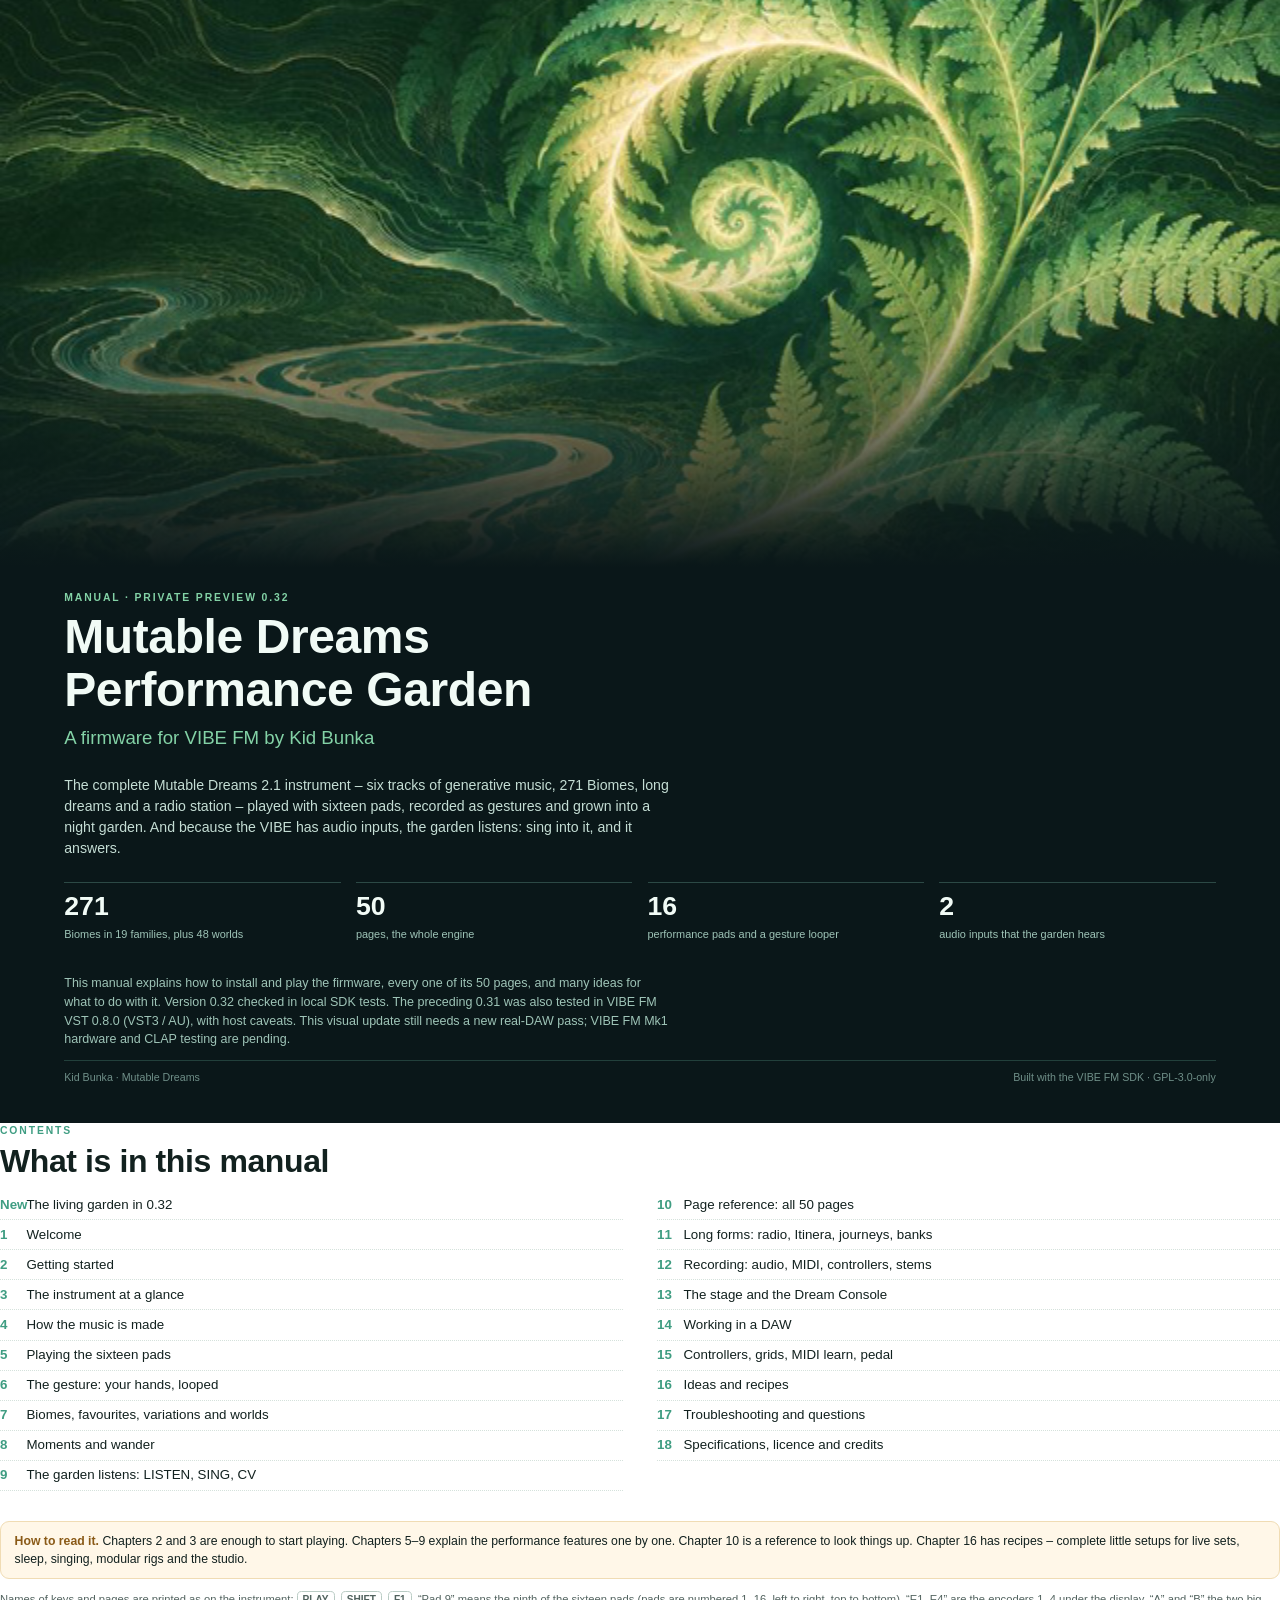
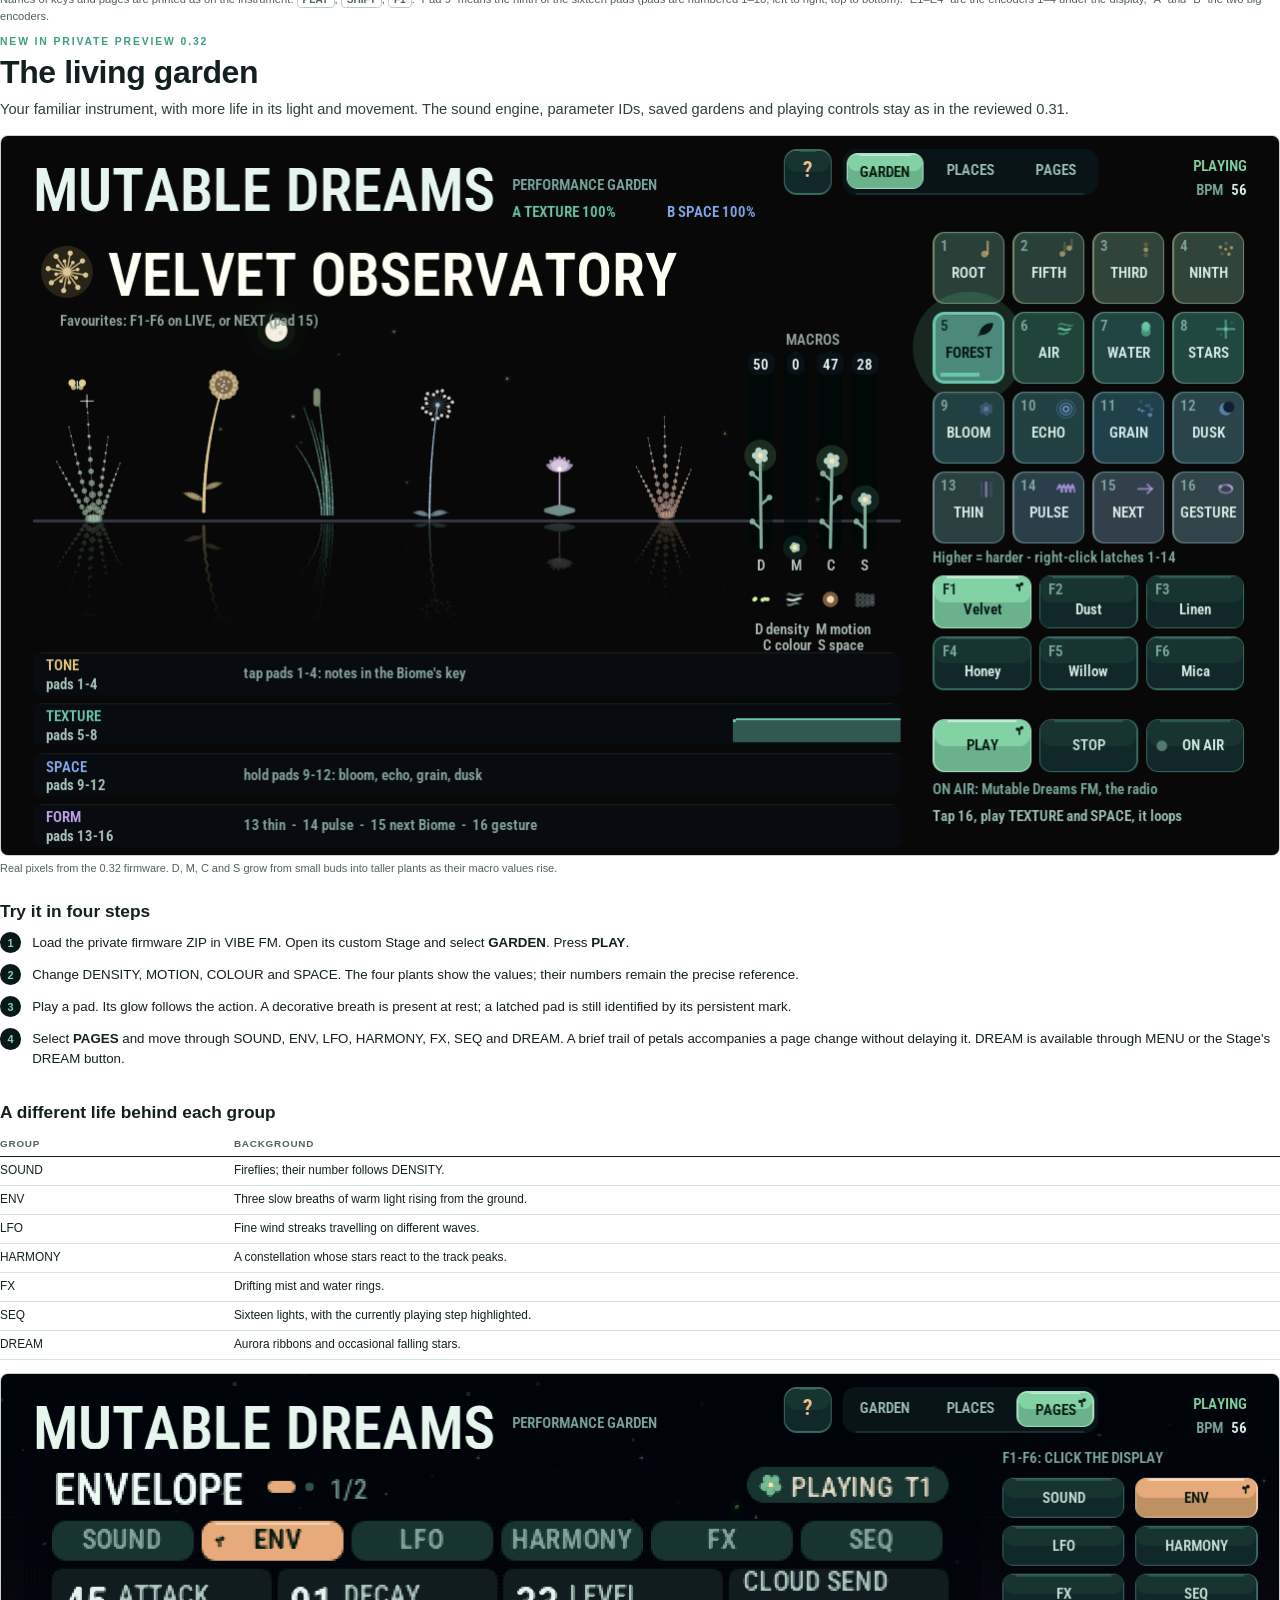
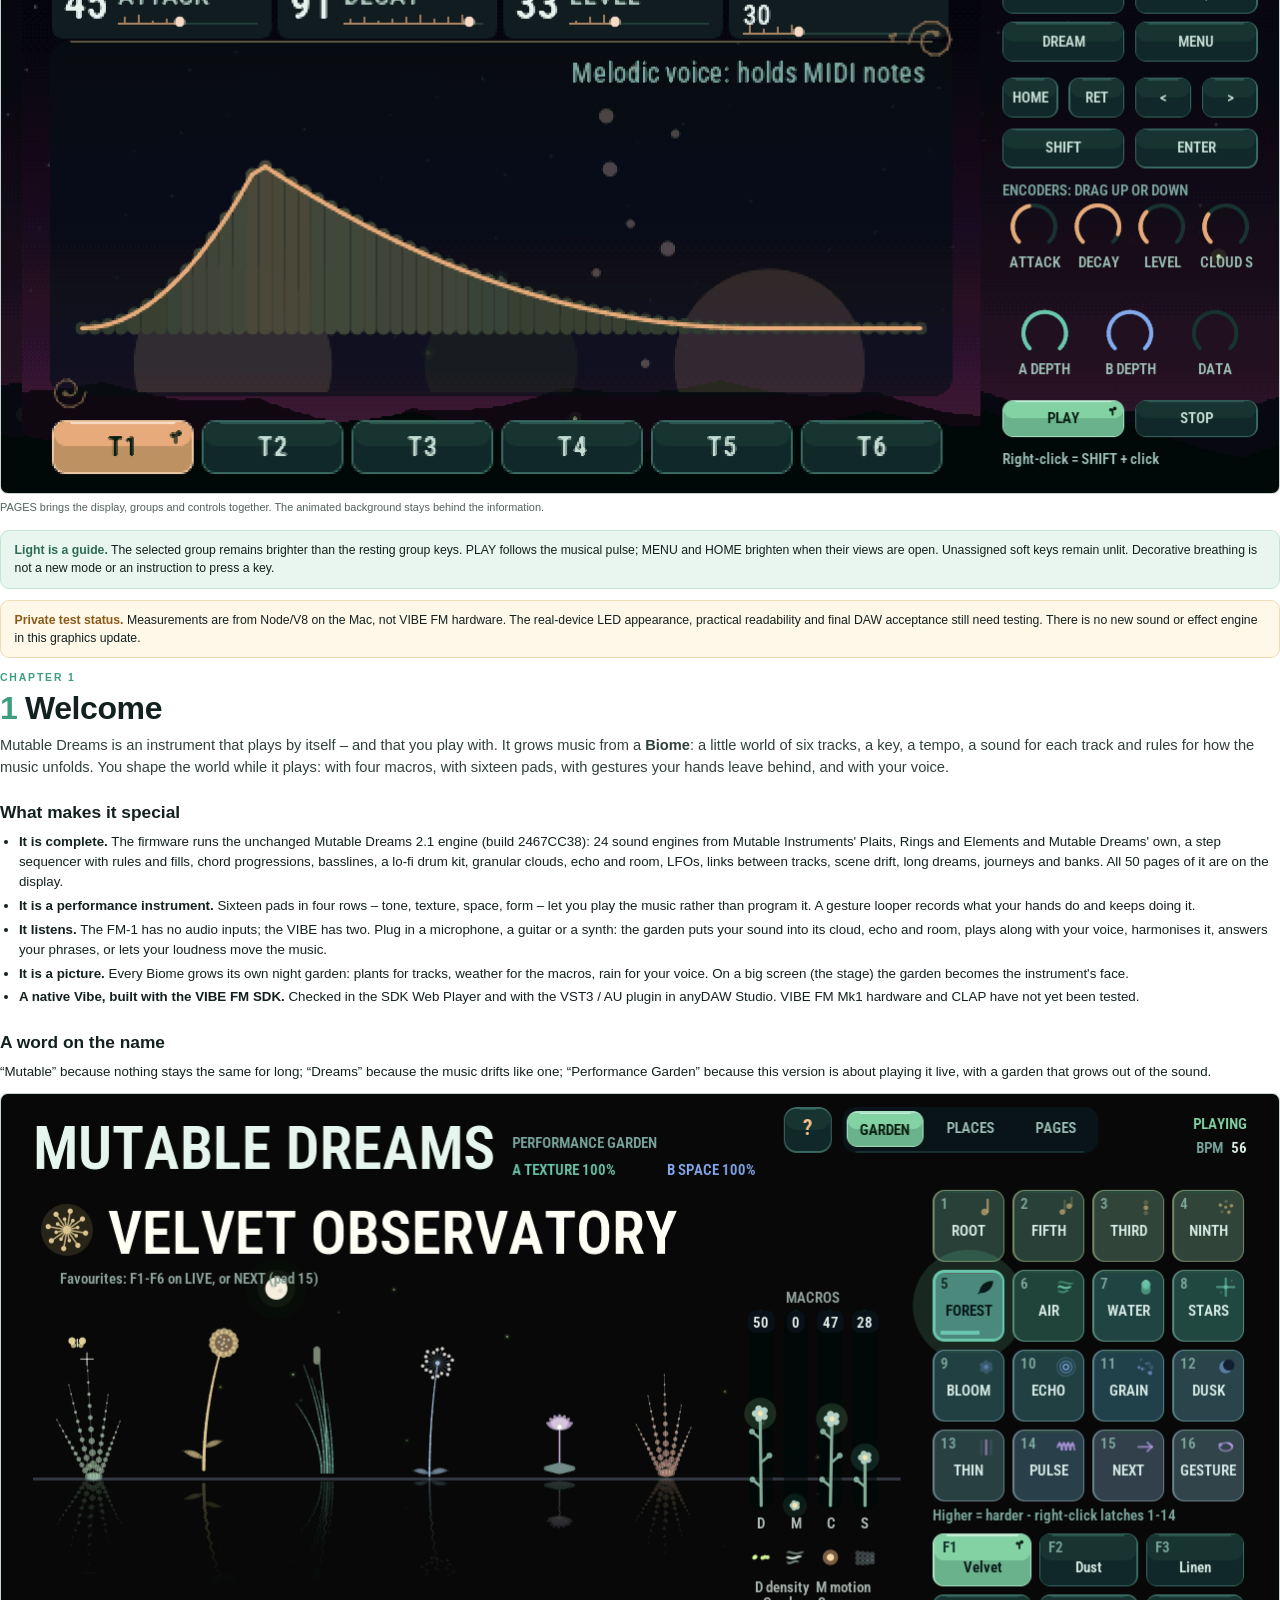
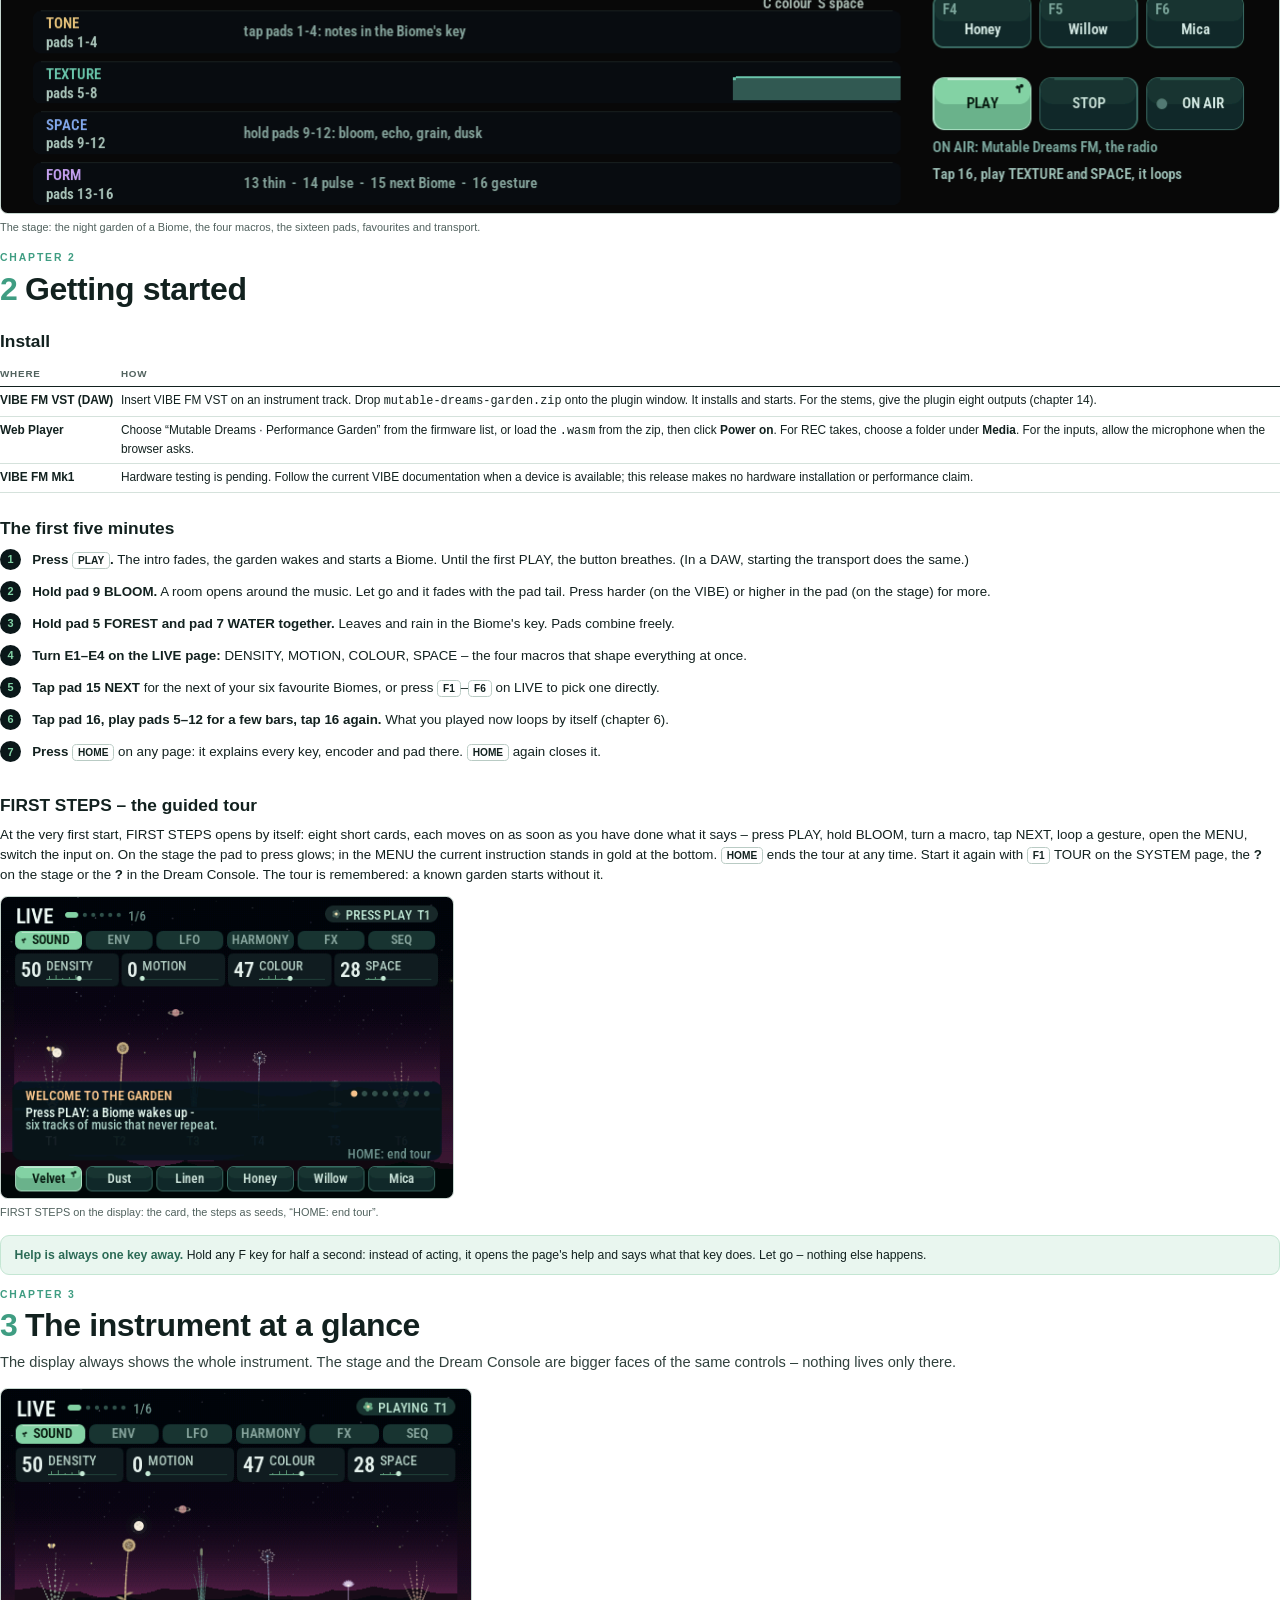
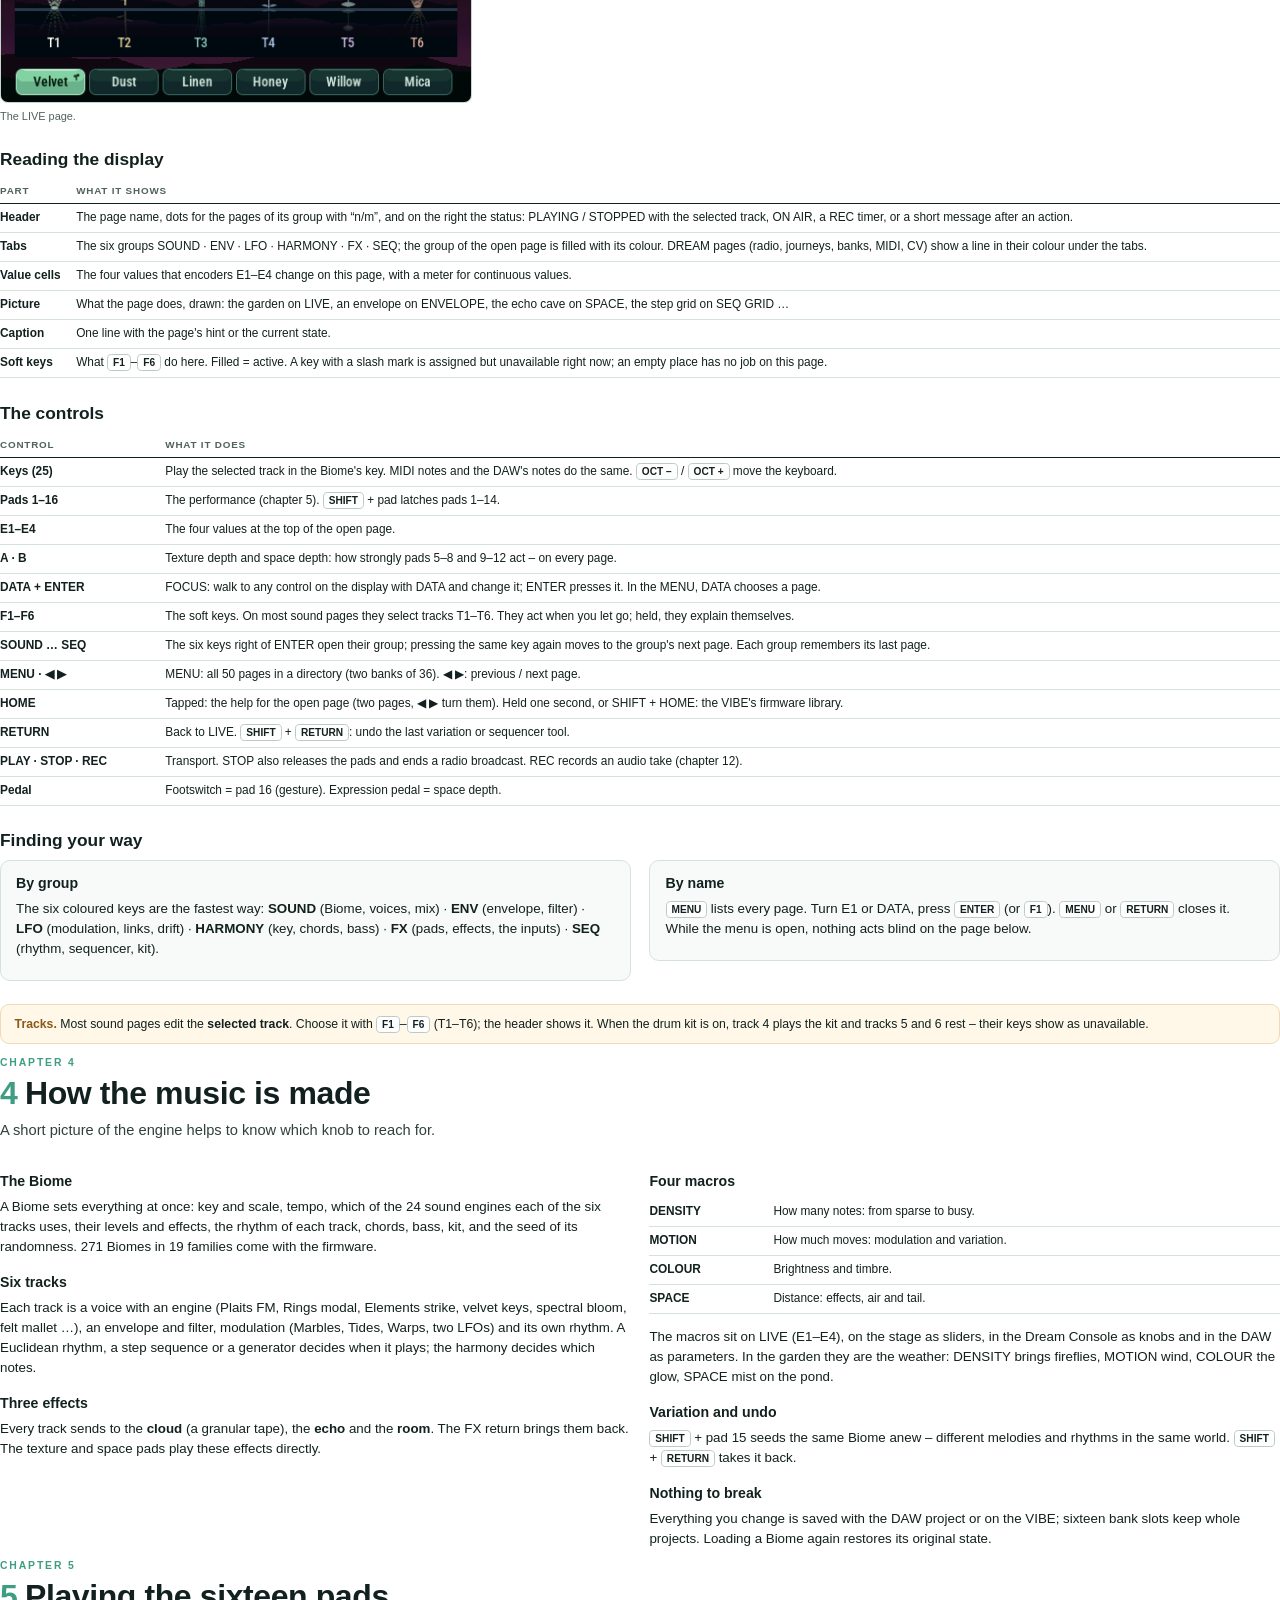
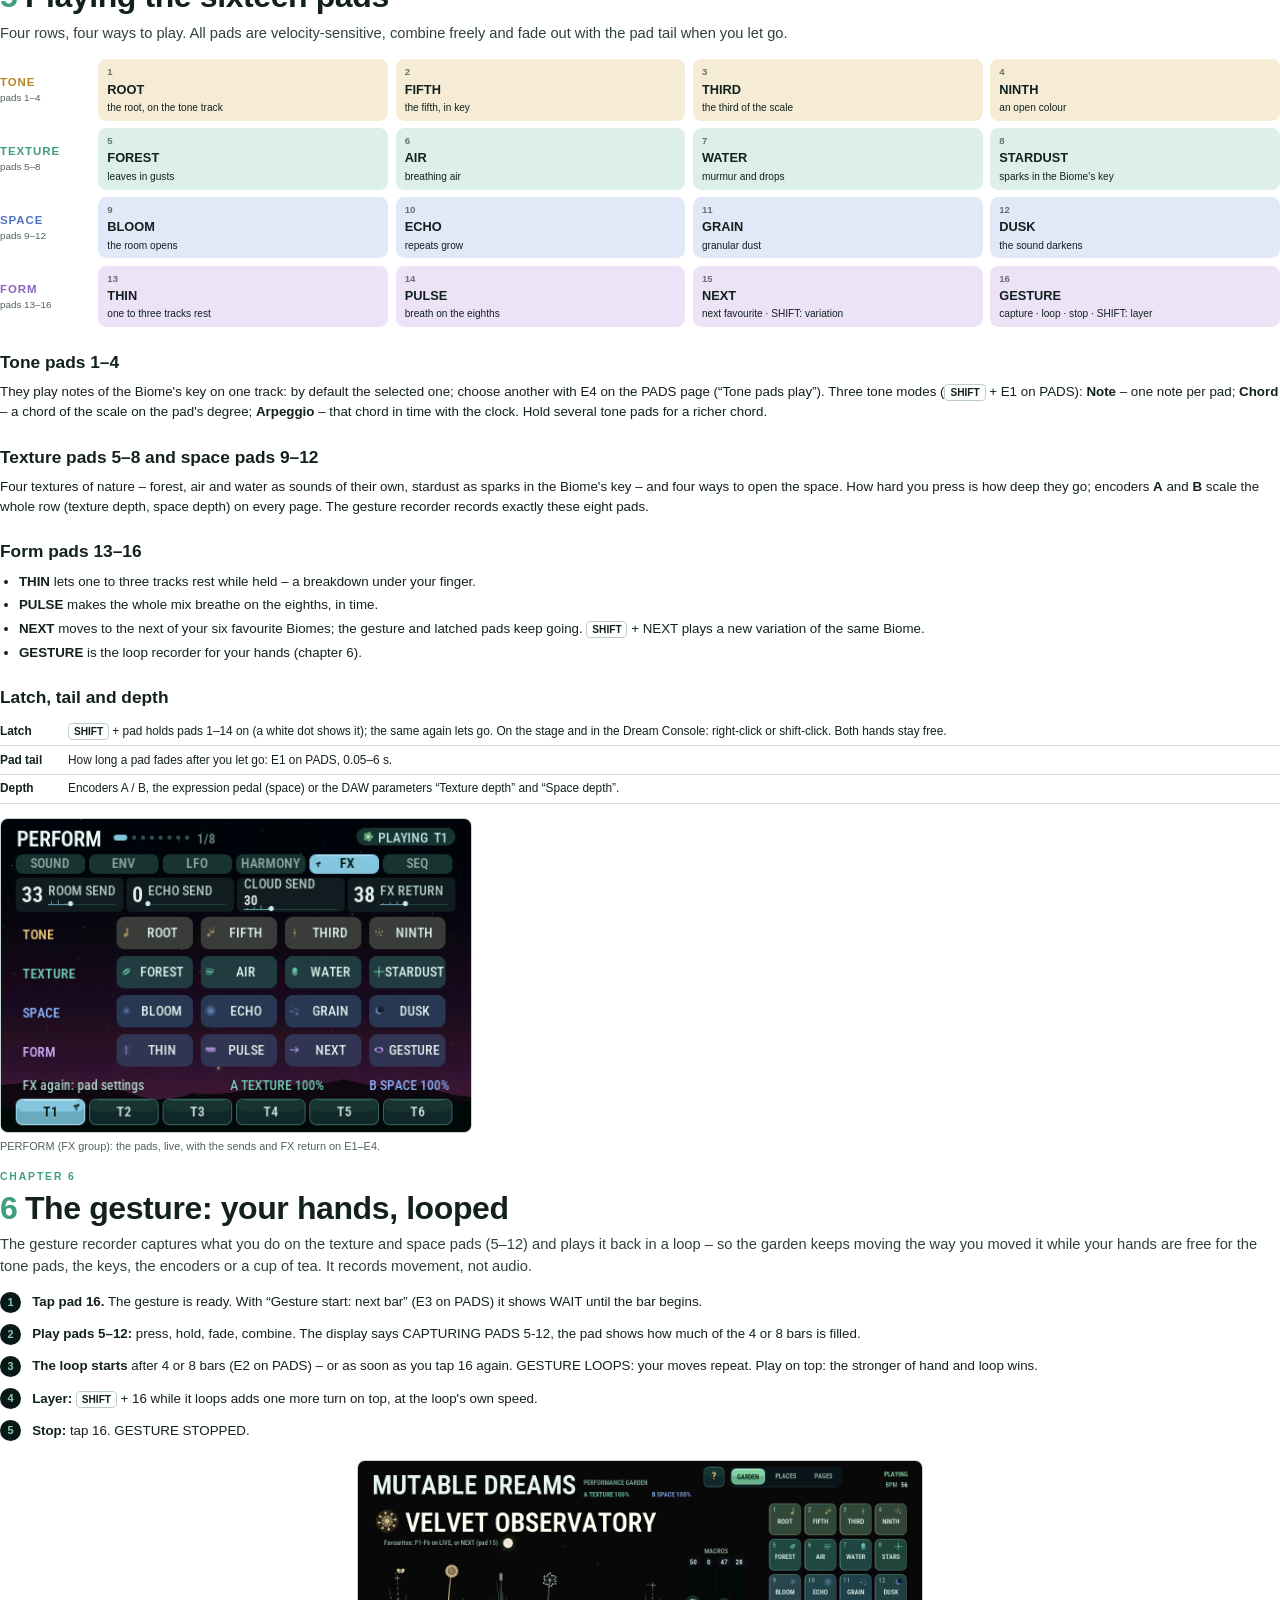
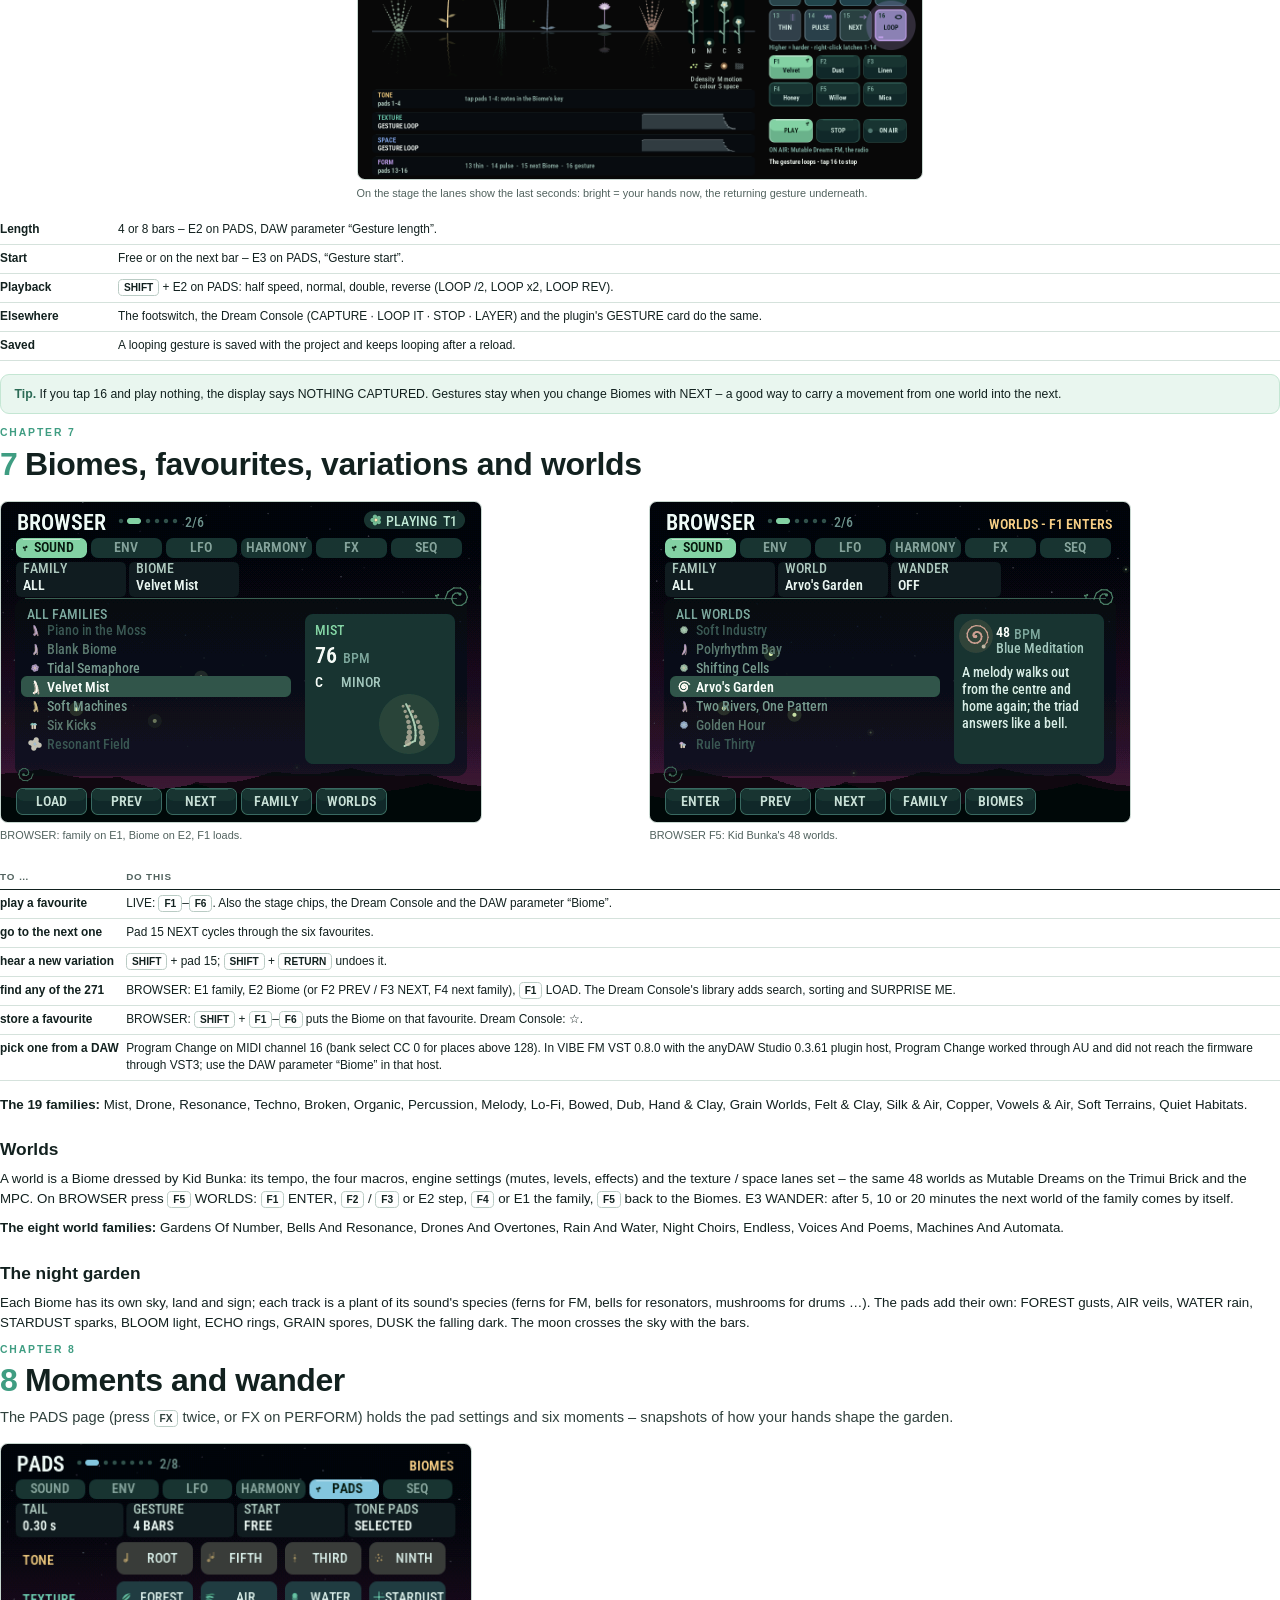
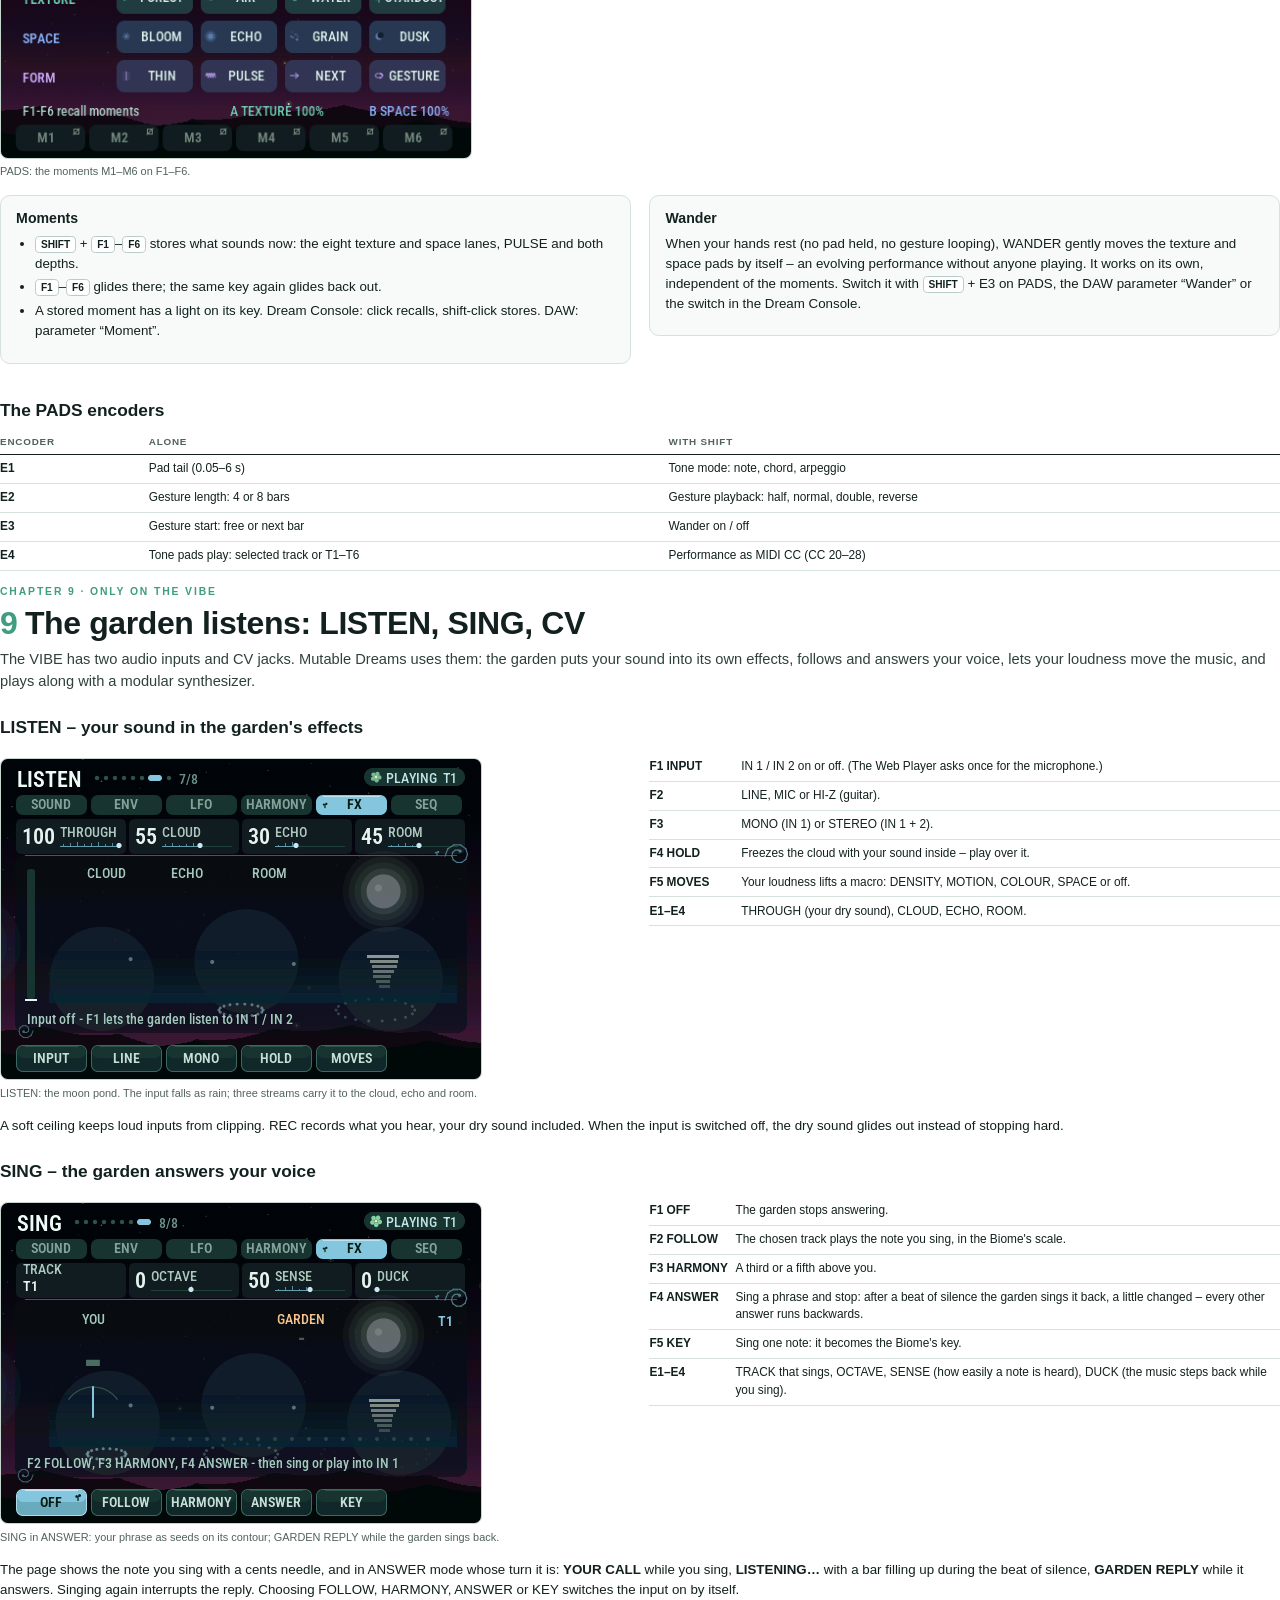
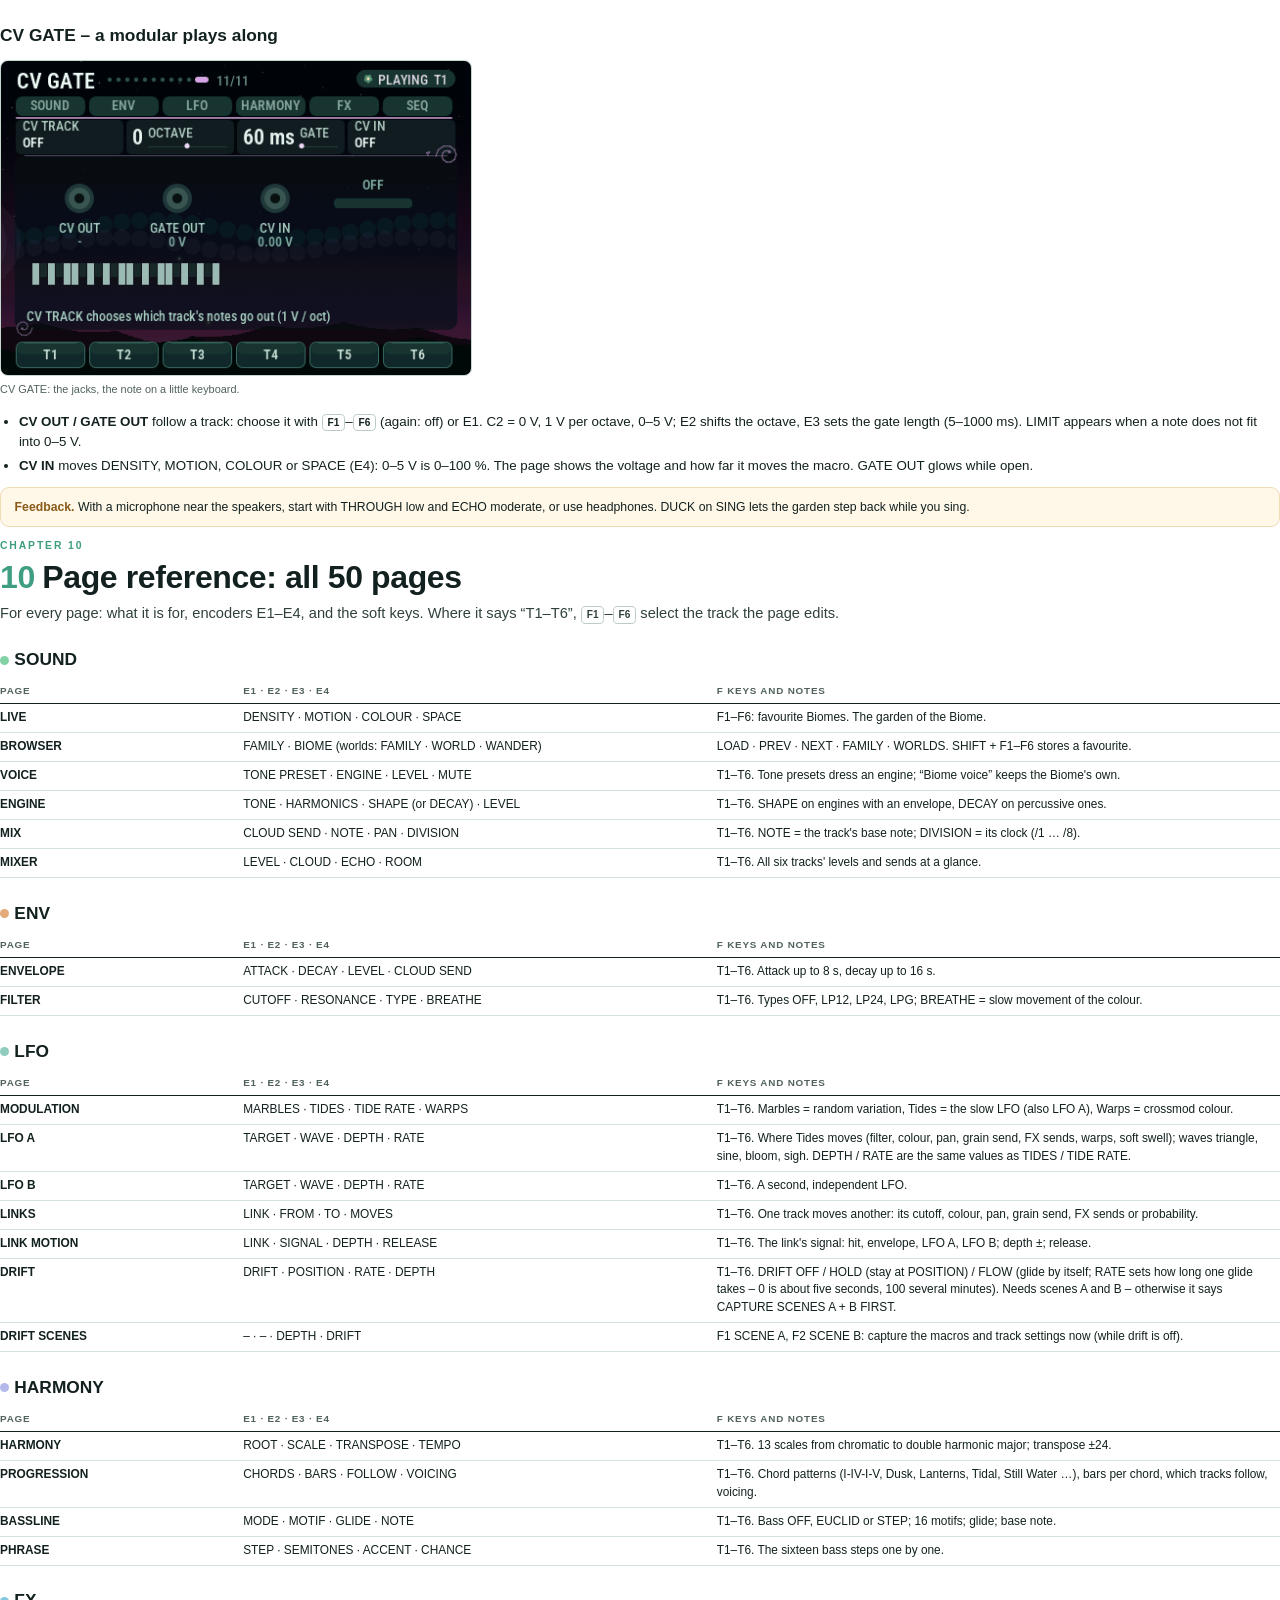
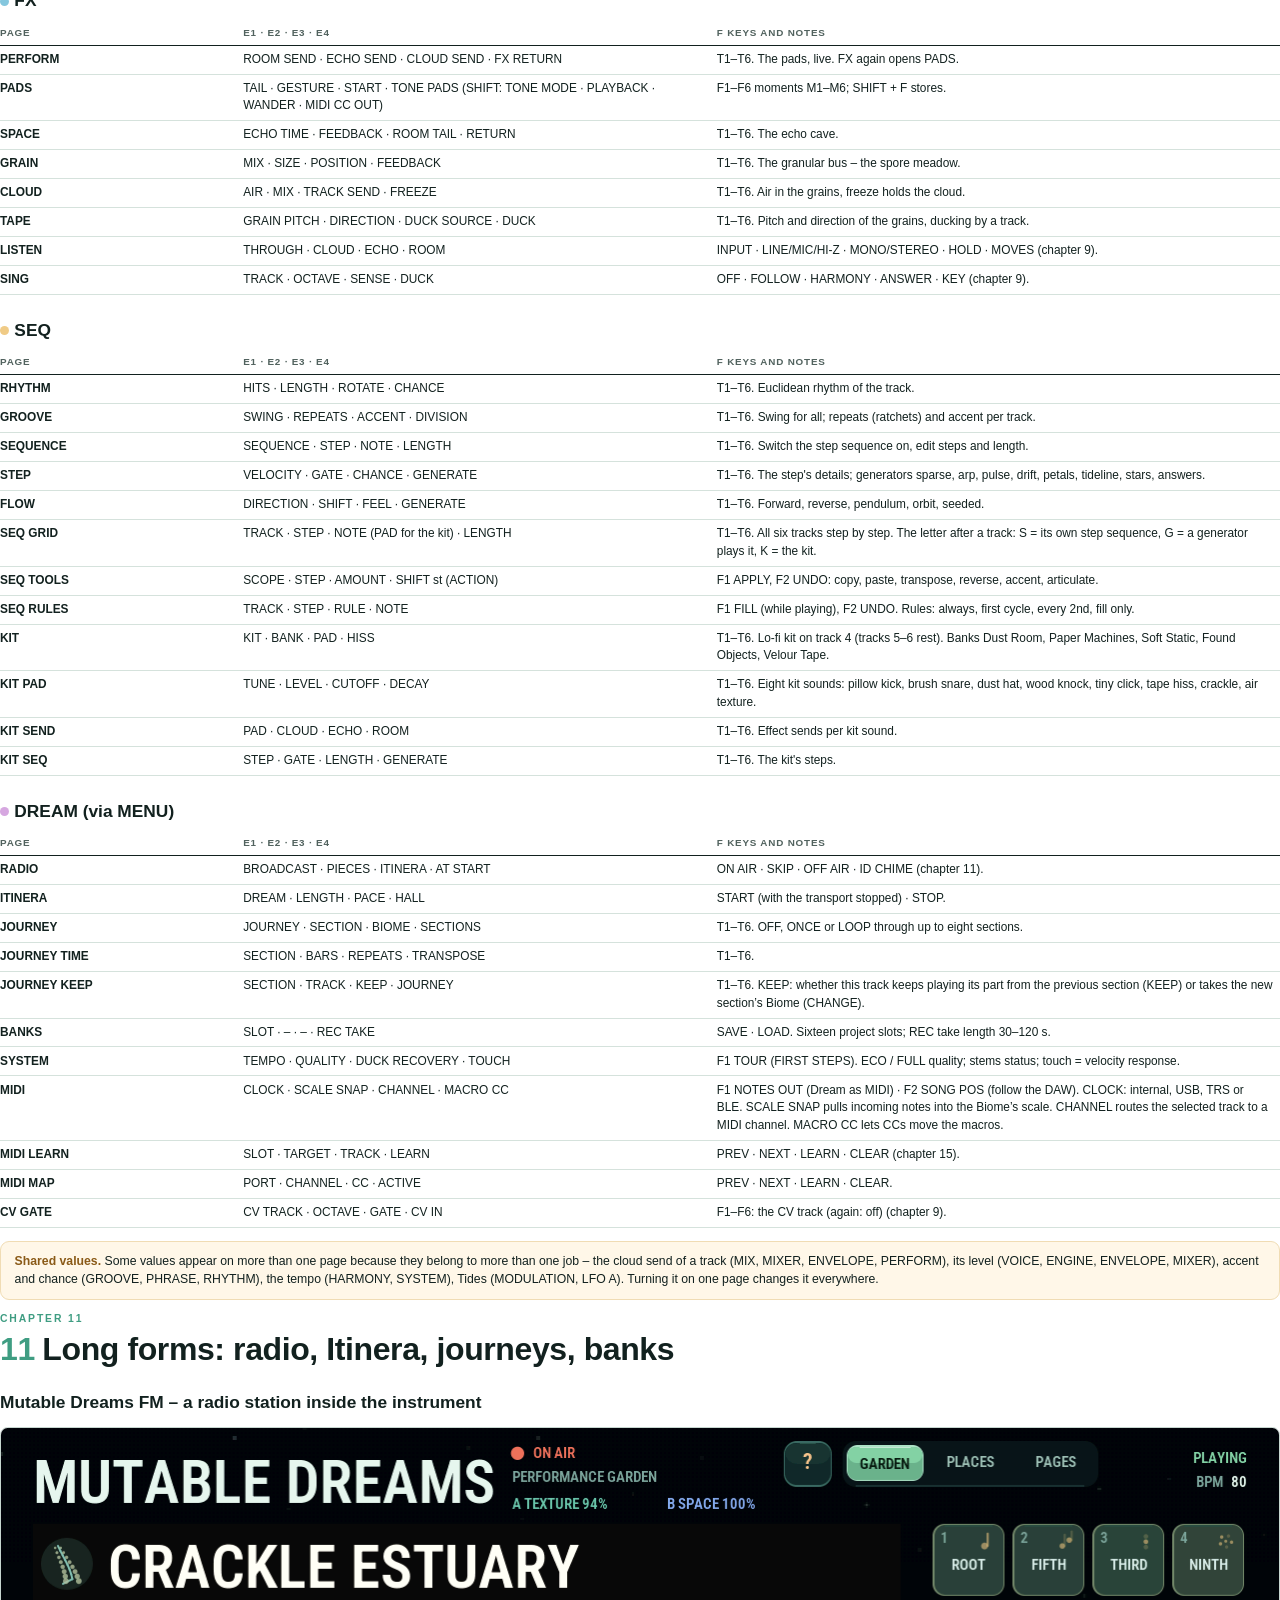
<file: Dokumentation/Manual-EN.html>
<!doctype html><html lang="en"><head><meta charset="utf-8"><title>Mutable Dreams · Performance Garden · Manual</title><style>
@page { size: A4; margin: 15mm 17mm 16mm; }
@page :first { margin: 0; }
:root {
  --ink: #12211f; --muted: #51625e; --line: #d5e2dc; --paper: #f7faf8; --night: #0a1719; --mint: #83d2a6;
  --tone: #b8862a; --texture: #3f9d82; --space: #4f74c4; --form: #8a64c2; --dream: #a46cb8;
  --tone-bg: #f6ecd6; --texture-bg: #dcf0e8; --space-bg: #e1e8f8; --form-bg: #ece3f7;
}
* { box-sizing: border-box; -webkit-print-color-adjust: exact; print-color-adjust: exact; }
html, body { margin: 0; padding: 0; background: #fff; }
body { font-family: -apple-system, "SF Pro Text", "Helvetica Neue", Arial, sans-serif; color: var(--ink); font-size: 10pt; line-height: 1.5; }
.chapter { break-before: page; }
h1 { font-size: 24pt; line-height: 1.1; margin: 0 0 2mm; letter-spacing: -0.3pt; }
h2 { font-size: 13pt; margin: 6mm 0 1.6mm; break-after: avoid; }
h3 { font-size: 10.6pt; margin: 4mm 0 1.2mm; break-after: avoid; }
.num { color: var(--texture); font-weight: 800; margin-right: 2mm; }
.kicker { font-size: 7.8pt; letter-spacing: 1.4pt; text-transform: uppercase; color: var(--texture); font-weight: 700; margin-bottom: 1.5mm; }
.lead { font-size: 11pt; color: #30413d; margin: 0 0 4mm; }
p { margin: 0 0 2.4mm; }
ul, ol { margin: 1mm 0 2.6mm 5mm; padding: 0; }
li { margin-bottom: 1mm; }
img { display: block; max-width: 100%; }
figure { margin: 3mm 0 4mm; break-inside: avoid; }
figure img { border-radius: 2mm; border: 0.6pt solid #c6d6cf; }
figcaption { font-size: 8.2pt; color: var(--muted); margin-top: 1.2mm; }
.two { display: grid; grid-template-columns: 1fr 1fr; gap: 5mm; align-items: start; }
.three { display: grid; grid-template-columns: 1fr 1fr 1fr; gap: 4mm; }
.card { border: 0.7pt solid var(--line); border-radius: 2.6mm; padding: 3.2mm 4mm; background: var(--paper); break-inside: avoid; margin-bottom: 3mm; }
.card h3 { margin-top: 0; }
.note { background: #fff7e8; border: 0.7pt solid #f0dcb4; border-radius: 2.4mm; padding: 2.6mm 3.6mm; font-size: 9.2pt; margin: 3mm 0; break-inside: avoid; }
.tip { background: #e9f6ef; border: 0.7pt solid #c4e6d3; border-radius: 2.4mm; padding: 2.6mm 3.6mm; font-size: 9.2pt; margin: 3mm 0; break-inside: avoid; }
.tip b:first-child, .note b:first-child { color: #2c6b56; }
.note b:first-child { color: #8a5a17; }
table { width: 100%; border-collapse: collapse; font-size: 8.9pt; margin: 1.5mm 0 3.5mm; }
th { text-align: left; font-size: 7.4pt; letter-spacing: 0.6pt; text-transform: uppercase; color: var(--muted); font-weight: 700; border-bottom: 1pt solid var(--ink); padding: 1.4mm 2mm 1.1mm 0; }
td { border-bottom: 0.5pt solid var(--line); padding: 1.35mm 2mm 1.35mm 0; vertical-align: top; }
tr { break-inside: avoid; }
td.k { font-weight: 650; white-space: nowrap; }
table.ref td:first-child { font-weight: 700; white-space: nowrap; width: 19%; }
table.ref td:nth-child(2) { width: 37%; }
.kbd { display: inline-block; font-size: 7.6pt; font-weight: 700; border: 0.7pt solid #b9cbc4; border-bottom-width: 1.4pt; border-radius: 1.2mm; padding: 0 1.3mm; background: #fff; white-space: nowrap; }
.steps { counter-reset: s; list-style: none; margin: 2mm 0 3mm; padding: 0; }
.steps li { counter-increment: s; position: relative; padding: 0 0 2.2mm 8.5mm; }
.steps li::before { content: counter(s); position: absolute; left: 0; top: -0.2mm; width: 5.6mm; height: 5.6mm; border-radius: 50%; background: var(--night); color: var(--mint); font-weight: 800; font-size: 8.2pt; display: grid; place-items: center; }
.toc { columns: 2; column-gap: 9mm; font-size: 10pt; margin: 3mm 0 0; }
.toc div { break-inside: avoid; padding: 1.2mm 0; border-bottom: 0.5pt dotted var(--line); }
.toc b { color: var(--texture); display: inline-block; width: 7mm; }
.grp { display: inline-block; width: 2.4mm; height: 2.4mm; border-radius: 50%; margin-right: 1.4mm; vertical-align: 0.1mm; }
/* pad map */
.padmap { display: grid; grid-template-columns: 24mm repeat(4, 1fr); gap: 2mm; margin: 3mm 0 4mm; }
.padmap .row { font-weight: 800; font-size: 8.6pt; letter-spacing: 0.7pt; display: flex; flex-direction: column; justify-content: center; }
.padmap .row small { font-weight: 500; letter-spacing: 0; font-size: 7.4pt; color: var(--muted); }
.pad { border-radius: 2.2mm; padding: 1.8mm 2.4mm; min-height: 16mm; }
.pad .n { font-size: 7.2pt; opacity: 0.6; font-weight: 700; }
.pad b { display: block; font-size: 9.6pt; margin: 0.3mm 0 0.5mm; }
.pad span { font-size: 7.6pt; line-height: 1.3; display: block; }
.tone .pad { background: var(--tone-bg); } .tone.row { color: var(--tone); }
.texture .pad { background: var(--texture-bg); } .texture.row { color: var(--texture); }
.space .pad { background: var(--space-bg); } .space.row { color: var(--space); }
.form .pad { background: var(--form-bg); } .form.row { color: var(--form); }
.recipe { border-left: 2.4pt solid var(--mint); padding: 0.5mm 0 0.5mm 4mm; margin: 0 0 4.5mm; break-inside: avoid; }
.recipe h3 { margin-top: 0; }
.recipe .tag { font-size: 7.4pt; font-weight: 700; letter-spacing: 0.5pt; color: var(--muted); text-transform: uppercase; }
/* cover */
.cover { height: 297mm; background: var(--night); color: #e6f4ee; position: relative; overflow: hidden; break-after: page; }
.cover .hero { height: 150mm; background: url(guide-img/icon.png) center/cover; position: relative; }
.cover .hero::after { content: ""; position: absolute; inset: 0; background: linear-gradient(180deg, rgba(10,23,25,0) 45%, rgba(10,23,25,1) 100%); }
.cover .body { padding: 6mm 17mm 0; }
.cover h1 { font-size: 36pt; color: #f1fbf6; margin-bottom: 2mm; }
.cover .sub { font-size: 14pt; color: var(--mint); margin-bottom: 6mm; }
.cover p { color: #c4ddd4; font-size: 10.6pt; max-width: 160mm; }
.cover .facts { display: grid; grid-template-columns: repeat(4, 1fr); gap: 4mm; margin: 6mm 0 8mm; }
.cover .fact { border-top: 1pt solid #2c4945; padding-top: 2.5mm; }
.cover .fact b { display: block; font-size: 20pt; color: #f1fbf6; line-height: 1; margin-bottom: 1.2mm; }
.cover .fact span { font-size: 8.2pt; color: #9ec4b7; }
.cover .end { position: absolute; left: 17mm; right: 17mm; bottom: 10mm; font-size: 8pt; color: #6f8f88; display: flex; justify-content: space-between; border-top: 0.6pt solid #22403b; padding-top: 2mm; }
.small { font-size: 8.4pt; color: var(--muted); }
section.recipesChapter .recipe { margin-bottom:3mm; }
section.recipesChapter p { margin-bottom:1.9mm; }
section.recipesChapter li { margin-bottom:0.7mm; }
</style></head><body>

<section class="cover">
  <div class="hero"></div>
  <div class="body">
    <div class="kicker" style="color:var(--mint)">Manual · Private preview 0.32</div>
    <h1>Mutable Dreams<br>Performance Garden</h1>
    <div class="sub">A firmware for VIBE FM by Kid Bunka</div>
    <p>The complete Mutable Dreams 2.1 instrument – six tracks of generative music, 271 Biomes, long dreams and a radio station – played with sixteen pads, recorded as gestures and grown into a night garden. And because the VIBE has audio inputs, the garden listens: sing into it, and it answers.</p>
    <div class="facts">
      <div class="fact"><b>271</b><span>Biomes in 19 families, plus 48 worlds</span></div>
      <div class="fact"><b>50</b><span>pages, the whole engine</span></div>
      <div class="fact"><b>16</b><span>performance pads and a gesture looper</span></div>
      <div class="fact"><b>2</b><span>audio inputs that the garden hears</span></div>
    </div>
    <p style="font-size:9.4pt;color:#9ec4b7">This manual explains how to install and play the firmware, every one of its 50 pages, and many ideas for what to do with it. Version 0.32 checked in local SDK tests. The preceding 0.31 was also tested in VIBE FM VST 0.8.0 (VST3 / AU), with host caveats. This visual update still needs a new real-DAW pass; VIBE FM Mk1 hardware and CLAP testing are pending.</p>
  </div>
  <div class="end"><span>Kid Bunka · Mutable Dreams</span><span>Built with the VIBE FM SDK · GPL-3.0-only</span></div>
</section>

<section>
  <div class="kicker">Contents</div>
  <h1>What is in this manual</h1>
  <div class="toc">
    <div><b>New</b>The living garden in 0.32</div>
    <div><b>1</b>Welcome</div>
    <div><b>2</b>Getting started</div>
    <div><b>3</b>The instrument at a glance</div>
    <div><b>4</b>How the music is made</div>
    <div><b>5</b>Playing the sixteen pads</div>
    <div><b>6</b>The gesture: your hands, looped</div>
    <div><b>7</b>Biomes, favourites, variations and worlds</div>
    <div><b>8</b>Moments and wander</div>
    <div><b>9</b>The garden listens: LISTEN, SING, CV</div>
    <div><b>10</b>Page reference: all 50 pages</div>
    <div><b>11</b>Long forms: radio, Itinera, journeys, banks</div>
    <div><b>12</b>Recording: audio, MIDI, controllers, stems</div>
    <div><b>13</b>The stage and the Dream Console</div>
    <div><b>14</b>Working in a DAW</div>
    <div><b>15</b>Controllers, grids, MIDI learn, pedal</div>
    <div><b>16</b>Ideas and recipes</div>
    <div><b>17</b>Troubleshooting and questions</div>
    <div><b>18</b>Specifications, licence and credits</div>
  </div>
  <div class="note" style="margin-top:8mm"><b>How to read it.</b> Chapters 2 and 3 are enough to start playing. Chapters 5–9 explain the performance features one by one. Chapter 10 is a reference to look things up. Chapter 16 has recipes – complete little setups for live sets, sleep, singing, modular rigs and the studio.</div>
  <p class="small">Names of keys and pages are printed as on the instrument: <span class="kbd">PLAY</span>, <span class="kbd">SHIFT</span>, <span class="kbd">F1</span>. “Pad 9” means the ninth of the sixteen pads (pads are numbered 1–16, left to right, top to bottom). “E1–E4” are the encoders 1–4 under the display, “A” and “B” the two big encoders.</p>
</section>

<section class="chapter">
  <div class="kicker">New in private preview 0.32</div>
  <h1>The living garden</h1>
  <p class="lead">Your familiar instrument, with more life in its light and movement. The sound engine, parameter IDs, saved gardens and playing controls stay as in the reviewed 0.31.</p>
  <figure><img src="guide-img/Stage-ruhig.png" alt="Performance Garden 0.32 with four plant-shaped macros"><figcaption>Real pixels from the 0.32 firmware. D, M, C and S grow from small buds into taller plants as their macro values rise.</figcaption></figure>
  <h2>Try it in four steps</h2>
  <ol class="steps"><li>Load the private firmware ZIP in VIBE FM. Open its custom Stage and select <b>GARDEN</b>. Press <b>PLAY</b>.</li><li>Change DENSITY, MOTION, COLOUR and SPACE. The four plants show the values; their numbers remain the precise reference.</li><li>Play a pad. Its glow follows the action. A decorative breath is present at rest; a latched pad is still identified by its persistent mark.</li><li>Select <b>PAGES</b> and move through SOUND, ENV, LFO, HARMONY, FX, SEQ and DREAM. A brief trail of petals accompanies a page change without delaying it. DREAM is available through MENU or the Stage's DREAM button.</li></ol>
  <h2 style="break-before:page">A different life behind each group</h2>
  <table><thead><tr><th>Group</th><th>Background</th></tr></thead><tbody>
    <tr><td>SOUND</td><td>Fireflies; their number follows DENSITY.</td></tr>
    <tr><td>ENV</td><td>Three slow breaths of warm light rising from the ground.</td></tr>
    <tr><td>LFO</td><td>Fine wind streaks travelling on different waves.</td></tr>
    <tr><td>HARMONY</td><td>A constellation whose stars react to the track peaks.</td></tr>
    <tr><td>FX</td><td>Drifting mist and water rings.</td></tr>
    <tr><td>SEQ</td><td>Sixteen lights, with the currently playing step highlighted.</td></tr>
    <tr><td>DREAM</td><td>Aurora ribbons and occasional falling stars.</td></tr>
  </tbody></table>
  <figure><img src="guide-img/Stage-Alle-Seiten.png" alt="PAGES view in 0.32"><figcaption>PAGES brings the display, groups and controls together. The animated background stays behind the information.</figcaption></figure>
  <div class="tip"><b>Light is a guide.</b> The selected group remains brighter than the resting group keys. PLAY follows the musical pulse; MENU and HOME brighten when their views are open. Unassigned soft keys remain unlit. Decorative breathing is not a new mode or an instruction to press a key.</div>
  <div class="note"><b>Private test status.</b> Measurements are from Node/V8 on the Mac, not VIBE FM hardware. The real-device LED appearance, practical readability and final DAW acceptance still need testing. There is no new sound or effect engine in this graphics update.</div>
</section>

<section class="chapter">
  <div class="kicker">Chapter 1</div>
  <h1><span class="num">1</span>Welcome</h1>
  <p class="lead">Mutable Dreams is an instrument that plays by itself – and that you play with. It grows music from a <b>Biome</b>: a little world of six tracks, a key, a tempo, a sound for each track and rules for how the music unfolds. You shape the world while it plays: with four macros, with sixteen pads, with gestures your hands leave behind, and with your voice.</p>
  <h2>What makes it special</h2>
  <ul>
    <li><b>It is complete.</b> The firmware runs the unchanged Mutable Dreams 2.1 engine (build 2467CC38): 24 sound engines from Mutable Instruments' Plaits, Rings and Elements and Mutable Dreams' own, a step sequencer with rules and fills, chord progressions, basslines, a lo-fi drum kit, granular clouds, echo and room, LFOs, links between tracks, scene drift, long dreams, journeys and banks. All 50 pages of it are on the display.</li>
    <li><b>It is a performance instrument.</b> Sixteen pads in four rows – tone, texture, space, form – let you play the music rather than program it. A gesture looper records what your hands do and keeps doing it.</li>
    <li><b>It listens.</b> The FM-1 has no audio inputs; the VIBE has two. Plug in a microphone, a guitar or a synth: the garden puts your sound into its cloud, echo and room, plays along with your voice, harmonises it, answers your phrases, or lets your loudness move the music.</li>
    <li><b>It is a picture.</b> Every Biome grows its own night garden: plants for tracks, weather for the macros, rain for your voice. On a big screen (the stage) the garden becomes the instrument's face.</li>
    <li><b>A native Vibe, built with the VIBE FM SDK.</b> Checked in the SDK Web Player and with the VST3 / AU plugin in anyDAW Studio. VIBE FM Mk1 hardware and CLAP have not yet been tested.</li>
  </ul>
  <h2>A word on the name</h2>
  <p>“Mutable” because nothing stays the same for long; “Dreams” because the music drifts like one; “Performance Garden” because this version is about playing it live, with a garden that grows out of the sound.</p>
  <figure><img src="guide-img/Stage-ruhig.png" alt=""><figcaption>The stage: the night garden of a Biome, the four macros, the sixteen pads, favourites and transport.</figcaption></figure>
</section>

<section class="chapter">
  <div class="kicker">Chapter 2</div>
  <h1><span class="num">2</span>Getting started</h1>
  <h2>Install</h2>
  <table>
    <tr><th>Where</th><th>How</th></tr>
    <tr><td class="k">VIBE FM VST (DAW)</td><td>Insert VIBE FM VST on an instrument track. Drop <code>mutable-dreams-garden.zip</code> onto the plugin window. It installs and starts. For the stems, give the plugin eight outputs (chapter 14).</td></tr>
    <tr><td class="k">Web Player</td><td>Choose “Mutable Dreams · Performance Garden” from the firmware list, or load the <code>.wasm</code> from the zip, then click <b>Power on</b>. For REC takes, choose a folder under <b>Media</b>. For the inputs, allow the microphone when the browser asks.</td></tr>
    <tr><td class="k">VIBE FM Mk1</td><td>Hardware testing is pending. Follow the current VIBE documentation when a device is available; this release makes no hardware installation or performance claim.</td></tr>
  </table>
  <h2>The first five minutes</h2>
  <ol class="steps">
    <li><b>Press <span class="kbd">PLAY</span>.</b> The intro fades, the garden wakes and starts a Biome. Until the first PLAY, the button breathes. (In a DAW, starting the transport does the same.)</li>
    <li><b>Hold pad 9 BLOOM.</b> A room opens around the music. Let go and it fades with the pad tail. Press harder (on the VIBE) or higher in the pad (on the stage) for more.</li>
    <li><b>Hold pad 5 FOREST and pad 7 WATER together.</b> Leaves and rain in the Biome's key. Pads combine freely.</li>
    <li><b>Turn E1–E4 on the LIVE page:</b> DENSITY, MOTION, COLOUR, SPACE – the four macros that shape everything at once.</li>
    <li><b>Tap pad 15 NEXT</b> for the next of your six favourite Biomes, or press <span class="kbd">F1</span>–<span class="kbd">F6</span> on LIVE to pick one directly.</li>
    <li><b>Tap pad 16, play pads 5–12 for a few bars, tap 16 again.</b> What you played now loops by itself (chapter 6).</li>
    <li><b>Press <span class="kbd">HOME</span></b> on any page: it explains every key, encoder and pad there. <span class="kbd">HOME</span> again closes it.</li>
  </ol>
  <h2>FIRST STEPS – the guided tour</h2>
  <p>At the very first start, FIRST STEPS opens by itself: eight short cards, each moves on as soon as you have done what it says – press PLAY, hold BLOOM, turn a macro, tap NEXT, loop a gesture, open the MENU, switch the input on. On the stage the pad to press glows; in the MENU the current instruction stands in gold at the bottom. <span class="kbd">HOME</span> ends the tour at any time. Start it again with <span class="kbd">F1</span> TOUR on the SYSTEM page, the <b>?</b> on the stage or the <b>?</b> in the Dream Console. The tour is remembered: a known garden starts without it.</p>
  <figure style="max-width:120mm"><img src="guide-img/Display-TOUR.png" alt=""><figcaption>FIRST STEPS on the display: the card, the steps as seeds, “HOME: end tour”.</figcaption></figure>
  <div class="tip"><b>Help is always one key away.</b> Hold any F key for half a second: instead of acting, it opens the page's help and says what that key does. Let go – nothing else happens.</div>
</section>

<section class="chapter">
  <div class="kicker">Chapter 3</div>
  <h1><span class="num">3</span>The instrument at a glance</h1>
  <p class="lead">The display always shows the whole instrument. The stage and the Dream Console are bigger faces of the same controls – nothing lives only there.</p>
  <figure style="max-width:125mm"><img src="guide-img/Display-LIVE.png" alt=""><figcaption>The LIVE page.</figcaption></figure>
  <h2>Reading the display</h2>
  <table>
    <tr><th>Part</th><th>What it shows</th></tr>
    <tr><td class="k">Header</td><td>The page name, dots for the pages of its group with “n/m”, and on the right the status: PLAYING / STOPPED with the selected track, ON AIR, a REC timer, or a short message after an action.</td></tr>
    <tr><td class="k">Tabs</td><td>The six groups SOUND · ENV · LFO · HARMONY · FX · SEQ; the group of the open page is filled with its colour. DREAM pages (radio, journeys, banks, MIDI, CV) show a line in their colour under the tabs.</td></tr>
    <tr><td class="k">Value cells</td><td>The four values that encoders E1–E4 change on this page, with a meter for continuous values.</td></tr>
    <tr><td class="k">Picture</td><td>What the page does, drawn: the garden on LIVE, an envelope on ENVELOPE, the echo cave on SPACE, the step grid on SEQ GRID …</td></tr>
    <tr><td class="k">Caption</td><td>One line with the page's hint or the current state.</td></tr>
    <tr><td class="k">Soft keys</td><td>What <span class="kbd">F1</span>–<span class="kbd">F6</span> do here. Filled = active. A key with a slash mark is assigned but unavailable right now; an empty place has no job on this page.</td></tr>
  </table>
  <h2>The controls</h2>
  <table>
    <tr><th>Control</th><th>What it does</th></tr>
    <tr><td class="k">Keys (25)</td><td>Play the selected track in the Biome's key. MIDI notes and the DAW's notes do the same. <span class="kbd">OCT −</span> / <span class="kbd">OCT +</span> move the keyboard.</td></tr>
    <tr><td class="k">Pads 1–16</td><td>The performance (chapter 5). <span class="kbd">SHIFT</span> + pad latches pads 1–14.</td></tr>
    <tr><td class="k">E1–E4</td><td>The four values at the top of the open page.</td></tr>
    <tr><td class="k">A · B</td><td>Texture depth and space depth: how strongly pads 5–8 and 9–12 act – on every page.</td></tr>
    <tr><td class="k">DATA + ENTER</td><td>FOCUS: walk to any control on the display with DATA and change it; ENTER presses it. In the MENU, DATA chooses a page.</td></tr>
    <tr><td class="k">F1–F6</td><td>The soft keys. On most sound pages they select tracks T1–T6. They act when you let go; held, they explain themselves.</td></tr>
    <tr><td class="k">SOUND … SEQ</td><td>The six keys right of ENTER open their group; pressing the same key again moves to the group's next page. Each group remembers its last page.</td></tr>
    <tr><td class="k">MENU · ◀ ▶</td><td>MENU: all 50 pages in a directory (two banks of 36). ◀ ▶: previous / next page.</td></tr>
    <tr><td class="k">HOME</td><td>Tapped: the help for the open page (two pages, ◀ ▶ turn them). Held one second, or SHIFT + HOME: the VIBE's firmware library.</td></tr>
    <tr><td class="k">RETURN</td><td>Back to LIVE. <span class="kbd">SHIFT</span> + <span class="kbd">RETURN</span>: undo the last variation or sequencer tool.</td></tr>
    <tr><td class="k">PLAY · STOP · REC</td><td>Transport. STOP also releases the pads and ends a radio broadcast. REC records an audio take (chapter 12).</td></tr>
    <tr><td class="k">Pedal</td><td>Footswitch = pad 16 (gesture). Expression pedal = space depth.</td></tr>
  </table>
  <h2>Finding your way</h2>
  <div class="two">
    <div class="card"><h3>By group</h3><p>The six coloured keys are the fastest way: <b>SOUND</b> (Biome, voices, mix) · <b>ENV</b> (envelope, filter) · <b>LFO</b> (modulation, links, drift) · <b>HARMONY</b> (key, chords, bass) · <b>FX</b> (pads, effects, the inputs) · <b>SEQ</b> (rhythm, sequencer, kit).</p></div>
    <div class="card"><h3>By name</h3><p><span class="kbd">MENU</span> lists every page. Turn E1 or DATA, press <span class="kbd">ENTER</span> (or <span class="kbd">F1</span>). <span class="kbd">MENU</span> or <span class="kbd">RETURN</span> closes it. While the menu is open, nothing acts blind on the page below.</p></div>
  </div>
  <div class="note"><b>Tracks.</b> Most sound pages edit the <b>selected track</b>. Choose it with <span class="kbd">F1</span>–<span class="kbd">F6</span> (T1–T6); the header shows it. When the drum kit is on, track 4 plays the kit and tracks 5 and 6 rest – their keys show as unavailable.</div>
</section>

<section class="chapter">
  <div class="kicker">Chapter 4</div>
  <h1><span class="num">4</span>How the music is made</h1>
  <p class="lead">A short picture of the engine helps to know which knob to reach for.</p>
  <div class="two">
    <div>
      <h3>The Biome</h3>
      <p>A Biome sets everything at once: key and scale, tempo, which of the 24 sound engines each of the six tracks uses, their levels and effects, the rhythm of each track, chords, bass, kit, and the seed of its randomness. 271 Biomes in 19 families come with the firmware.</p>
      <h3>Six tracks</h3>
      <p>Each track is a voice with an engine (Plaits FM, Rings modal, Elements strike, velvet keys, spectral bloom, felt mallet …), an envelope and filter, modulation (Marbles, Tides, Warps, two LFOs) and its own rhythm. A Euclidean rhythm, a step sequence or a generator decides when it plays; the harmony decides which notes.</p>
      <h3>Three effects</h3>
      <p>Every track sends to the <b>cloud</b> (a granular tape), the <b>echo</b> and the <b>room</b>. The FX return brings them back. The texture and space pads play these effects directly.</p>
    </div>
    <div>
      <h3>Four macros</h3>
      <table>
        <tr><td class="k">DENSITY</td><td>How many notes: from sparse to busy.</td></tr>
        <tr><td class="k">MOTION</td><td>How much moves: modulation and variation.</td></tr>
        <tr><td class="k">COLOUR</td><td>Brightness and timbre.</td></tr>
        <tr><td class="k">SPACE</td><td>Distance: effects, air and tail.</td></tr>
      </table>
      <p>The macros sit on LIVE (E1–E4), on the stage as sliders, in the Dream Console as knobs and in the DAW as parameters. In the garden they are the weather: DENSITY brings fireflies, MOTION wind, COLOUR the glow, SPACE mist on the pond.</p>
      <h3>Variation and undo</h3>
      <p><span class="kbd">SHIFT</span> + pad 15 seeds the same Biome anew – different melodies and rhythms in the same world. <span class="kbd">SHIFT</span> + <span class="kbd">RETURN</span> takes it back.</p>
      <h3>Nothing to break</h3>
      <p>Everything you change is saved with the DAW project or on the VIBE; sixteen bank slots keep whole projects. Loading a Biome again restores its original state.</p>
    </div>
  </div>
</section>

<section class="chapter">
  <div class="kicker">Chapter 5</div>
  <h1><span class="num">5</span>Playing the sixteen pads</h1>
  <p class="lead">Four rows, four ways to play. All pads are velocity-sensitive, combine freely and fade out with the pad tail when you let go.</p>
  <div class="padmap">
    <div class="row tone">TONE<small>pads 1–4</small></div>
    <div class="tone"><div class="pad"><span class="n">1</span><b>ROOT</b><span>the root, on the tone track</span></div></div>
    <div class="tone"><div class="pad"><span class="n">2</span><b>FIFTH</b><span>the fifth, in key</span></div></div>
    <div class="tone"><div class="pad"><span class="n">3</span><b>THIRD</b><span>the third of the scale</span></div></div>
    <div class="tone"><div class="pad"><span class="n">4</span><b>NINTH</b><span>an open colour</span></div></div>
    <div class="row texture">TEXTURE<small>pads 5–8</small></div>
    <div class="texture"><div class="pad"><span class="n">5</span><b>FOREST</b><span>leaves in gusts</span></div></div>
    <div class="texture"><div class="pad"><span class="n">6</span><b>AIR</b><span>breathing air</span></div></div>
    <div class="texture"><div class="pad"><span class="n">7</span><b>WATER</b><span>murmur and drops</span></div></div>
    <div class="texture"><div class="pad"><span class="n">8</span><b>STARDUST</b><span>sparks in the Biome's key</span></div></div>
    <div class="row space">SPACE<small>pads 9–12</small></div>
    <div class="space"><div class="pad"><span class="n">9</span><b>BLOOM</b><span>the room opens</span></div></div>
    <div class="space"><div class="pad"><span class="n">10</span><b>ECHO</b><span>repeats grow</span></div></div>
    <div class="space"><div class="pad"><span class="n">11</span><b>GRAIN</b><span>granular dust</span></div></div>
    <div class="space"><div class="pad"><span class="n">12</span><b>DUSK</b><span>the sound darkens</span></div></div>
    <div class="row form">FORM<small>pads 13–16</small></div>
    <div class="form"><div class="pad"><span class="n">13</span><b>THIN</b><span>one to three tracks rest</span></div></div>
    <div class="form"><div class="pad"><span class="n">14</span><b>PULSE</b><span>breath on the eighths</span></div></div>
    <div class="form"><div class="pad"><span class="n">15</span><b>NEXT</b><span>next favourite · SHIFT: variation</span></div></div>
    <div class="form"><div class="pad"><span class="n">16</span><b>GESTURE</b><span>capture · loop · stop · SHIFT: layer</span></div></div>
  </div>
  <h2>Tone pads 1–4</h2>
  <p>They play notes of the Biome's key on one track: by default the selected one; choose another with E4 on the PADS page (“Tone pads play”). Three tone modes (<span class="kbd">SHIFT</span> + E1 on PADS): <b>Note</b> – one note per pad; <b>Chord</b> – a chord of the scale on the pad's degree; <b>Arpeggio</b> – that chord in time with the clock. Hold several tone pads for a richer chord.</p>
  <h2>Texture pads 5–8 and space pads 9–12</h2>
  <p>Four textures of nature – forest, air and water as sounds of their own, stardust as sparks in the Biome's key – and four ways to open the space. How hard you press is how deep they go; encoders <b>A</b> and <b>B</b> scale the whole row (texture depth, space depth) on every page. The gesture recorder records exactly these eight pads.</p>
  <h2>Form pads 13–16</h2>
  <ul>
    <li><b>THIN</b> lets one to three tracks rest while held – a breakdown under your finger.</li>
    <li><b>PULSE</b> makes the whole mix breathe on the eighths, in time.</li>
    <li><b>NEXT</b> moves to the next of your six favourite Biomes; the gesture and latched pads keep going. <span class="kbd">SHIFT</span> + NEXT plays a new variation of the same Biome.</li>
    <li><b>GESTURE</b> is the loop recorder for your hands (chapter 6).</li>
  </ul>
  <h2>Latch, tail and depth</h2>
  <table>
    <tr><td class="k">Latch</td><td><span class="kbd">SHIFT</span> + pad holds pads 1–14 on (a white dot shows it); the same again lets go. On the stage and in the Dream Console: right-click or shift-click. Both hands stay free.</td></tr>
    <tr><td class="k">Pad tail</td><td>How long a pad fades after you let go: E1 on PADS, 0.05–6 s.</td></tr>
    <tr><td class="k">Depth</td><td>Encoders A / B, the expression pedal (space) or the DAW parameters “Texture depth” and “Space depth”.</td></tr>
  </table>
  <figure style="max-width:125mm"><img src="guide-img/Display-PERFORM.png" alt=""><figcaption>PERFORM (FX group): the pads, live, with the sends and FX return on E1–E4.</figcaption></figure>
</section>

<section class="chapter">
  <div class="kicker">Chapter 6</div>
  <h1><span class="num">6</span>The gesture: your hands, looped</h1>
  <p class="lead">The gesture recorder captures what you do on the texture and space pads (5–12) and plays it back in a loop – so the garden keeps moving the way you moved it while your hands are free for the tone pads, the keys, the encoders or a cup of tea. It records movement, not audio.</p>
  <ol class="steps">
    <li><b>Tap pad 16.</b> The gesture is ready. With “Gesture start: next bar” (E3 on PADS) it shows WAIT until the bar begins.</li>
    <li><b>Play pads 5–12:</b> press, hold, fade, combine. The display says CAPTURING PADS 5-12, the pad shows how much of the 4 or 8 bars is filled.</li>
    <li><b>The loop starts</b> after 4 or 8 bars (E2 on PADS) – or as soon as you tap 16 again. GESTURE LOOPS: your moves repeat. Play on top: the stronger of hand and loop wins.</li>
    <li><b>Layer:</b> <span class="kbd">SHIFT</span> + 16 while it loops adds one more turn on top, at the loop's own speed.</li>
    <li><b>Stop:</b> tap 16. GESTURE STOPPED.</li>
  </ol>
  <figure style="max-width:150mm;margin-left:auto;margin-right:auto"><img src="guide-img/Stage-Geste-Schleife.png" alt=""><figcaption>On the stage the lanes show the last seconds: bright = your hands now, the returning gesture underneath.</figcaption></figure>
  <table>
    <tr><td class="k">Length</td><td>4 or 8 bars – E2 on PADS, DAW parameter “Gesture length”.</td></tr>
    <tr><td class="k">Start</td><td>Free or on the next bar – E3 on PADS, “Gesture start”.</td></tr>
    <tr><td class="k">Playback</td><td><span class="kbd">SHIFT</span> + E2 on PADS: half speed, normal, double, reverse (LOOP /2, LOOP x2, LOOP REV).</td></tr>
    <tr><td class="k">Elsewhere</td><td>The footswitch, the Dream Console (CAPTURE · LOOP IT · STOP · LAYER) and the plugin's GESTURE card do the same.</td></tr>
    <tr><td class="k">Saved</td><td>A looping gesture is saved with the project and keeps looping after a reload.</td></tr>
  </table>
  <div class="tip"><b>Tip.</b> If you tap 16 and play nothing, the display says NOTHING CAPTURED. Gestures stay when you change Biomes with NEXT – a good way to carry a movement from one world into the next.</div>
</section>

<section class="chapter">
  <div class="kicker">Chapter 7</div>
  <h1><span class="num">7</span>Biomes, favourites, variations and worlds</h1>
  <div class="two">
    <figure><img src="guide-img/Display-BROWSER.png" alt=""><figcaption>BROWSER: family on E1, Biome on E2, F1 loads.</figcaption></figure>
    <figure><img src="guide-img/Display-WORLDS.png" alt=""><figcaption>BROWSER F5: Kid Bunka's 48 worlds.</figcaption></figure>
  </div>
  <table>
    <tr><th>To …</th><th>do this</th></tr>
    <tr><td class="k">play a favourite</td><td>LIVE: <span class="kbd">F1</span>–<span class="kbd">F6</span>. Also the stage chips, the Dream Console and the DAW parameter “Biome”.</td></tr>
    <tr><td class="k">go to the next one</td><td>Pad 15 NEXT cycles through the six favourites.</td></tr>
    <tr><td class="k">hear a new variation</td><td><span class="kbd">SHIFT</span> + pad 15; <span class="kbd">SHIFT</span> + <span class="kbd">RETURN</span> undoes it.</td></tr>
    <tr><td class="k">find any of the 271</td><td>BROWSER: E1 family, E2 Biome (or F2 PREV / F3 NEXT, F4 next family), <span class="kbd">F1</span> LOAD. The Dream Console's library adds search, sorting and SURPRISE ME.</td></tr>
    <tr><td class="k">store a favourite</td><td>BROWSER: <span class="kbd">SHIFT</span> + <span class="kbd">F1</span>–<span class="kbd">F6</span> puts the Biome on that favourite. Dream Console: ☆.</td></tr>
    <tr><td class="k">pick one from a DAW</td><td>Program Change on MIDI channel 16 (bank select CC 0 for places above 128). In VIBE FM VST 0.8.0 with the anyDAW Studio 0.3.61 plugin host, Program Change worked through AU and did not reach the firmware through VST3; use the DAW parameter “Biome” in that host.</td></tr>
  </table>
  <p><b>The 19 families:</b> Mist, Drone, Resonance, Techno, Broken, Organic, Percussion, Melody, Lo-Fi, Bowed, Dub, Hand &amp; Clay, Grain Worlds, Felt &amp; Clay, Silk &amp; Air, Copper, Vowels &amp; Air, Soft Terrains, Quiet Habitats.</p>
  <h2>Worlds</h2>
  <p>A world is a Biome dressed by Kid Bunka: its tempo, the four macros, engine settings (mutes, levels, effects) and the texture / space lanes set – the same 48 worlds as Mutable Dreams on the Trimui Brick and the MPC. On BROWSER press <span class="kbd">F5</span> WORLDS: <span class="kbd">F1</span> ENTER, <span class="kbd">F2</span> / <span class="kbd">F3</span> or E2 step, <span class="kbd">F4</span> or E1 the family, <span class="kbd">F5</span> back to the Biomes. E3 WANDER: after 5, 10 or 20 minutes the next world of the family comes by itself.</p>
  <p><b>The eight world families:</b> Gardens Of Number, Bells And Resonance, Drones And Overtones, Rain And Water, Night Choirs, Endless, Voices And Poems, Machines And Automata.</p>
  <h2>The night garden</h2>
  <p>Each Biome has its own sky, land and sign; each track is a plant of its sound's species (ferns for FM, bells for resonators, mushrooms for drums …). The pads add their own: FOREST gusts, AIR veils, WATER rain, STARDUST sparks, BLOOM light, ECHO rings, GRAIN spores, DUSK the falling dark. The moon crosses the sky with the bars.</p>
</section>

<section class="chapter">
  <div class="kicker">Chapter 8</div>
  <h1><span class="num">8</span>Moments and wander</h1>
  <p class="lead">The PADS page (press <span class="kbd">FX</span> twice, or FX on PERFORM) holds the pad settings and six moments – snapshots of how your hands shape the garden.</p>
  <figure style="max-width:125mm"><img src="guide-img/Display-Momente.png" alt=""><figcaption>PADS: the moments M1–M6 on F1–F6.</figcaption></figure>
  <div class="two">
    <div class="card"><h3>Moments</h3><ul>
      <li><span class="kbd">SHIFT</span> + <span class="kbd">F1</span>–<span class="kbd">F6</span> stores what sounds now: the eight texture and space lanes, PULSE and both depths.</li>
      <li><span class="kbd">F1</span>–<span class="kbd">F6</span> glides there; the same key again glides back out.</li>
      <li>A stored moment has a light on its key. Dream Console: click recalls, shift-click stores. DAW: parameter “Moment”.</li></ul></div>
    <div class="card"><h3>Wander</h3><p>When your hands rest (no pad held, no gesture looping), WANDER gently moves the texture and space pads by itself – an evolving performance without anyone playing. It works on its own, independent of the moments. Switch it with <span class="kbd">SHIFT</span> + E3 on PADS, the DAW parameter “Wander” or the switch in the Dream Console.</p></div>
  </div>
  <h2>The PADS encoders</h2>
  <table>
    <tr><th>Encoder</th><th>Alone</th><th>With SHIFT</th></tr>
    <tr><td class="k">E1</td><td>Pad tail (0.05–6 s)</td><td>Tone mode: note, chord, arpeggio</td></tr>
    <tr><td class="k">E2</td><td>Gesture length: 4 or 8 bars</td><td>Gesture playback: half, normal, double, reverse</td></tr>
    <tr><td class="k">E3</td><td>Gesture start: free or next bar</td><td>Wander on / off</td></tr>
    <tr><td class="k">E4</td><td>Tone pads play: selected track or T1–T6</td><td>Performance as MIDI CC (CC 20–28)</td></tr>
  </table>
</section>

<section class="chapter">
  <div class="kicker">Chapter 9 · only on the VIBE</div>
  <h1><span class="num">9</span>The garden listens: LISTEN, SING, CV</h1>
  <p class="lead">The VIBE has two audio inputs and CV jacks. Mutable Dreams uses them: the garden puts your sound into its own effects, follows and answers your voice, lets your loudness move the music, and plays along with a modular synthesizer.</p>
  <h2>LISTEN – your sound in the garden's effects</h2>
  <div class="two">
    <figure><img src="guide-img/Display-LISTEN.png" alt=""><figcaption>LISTEN: the moon pond. The input falls as rain; three streams carry it to the cloud, echo and room.</figcaption></figure>
    <div>
      <table>
        <tr><td class="k">F1 INPUT</td><td>IN 1 / IN 2 on or off. (The Web Player asks once for the microphone.)</td></tr>
        <tr><td class="k">F2</td><td>LINE, MIC or HI-Z (guitar).</td></tr>
        <tr><td class="k">F3</td><td>MONO (IN 1) or STEREO (IN 1 + 2).</td></tr>
        <tr><td class="k">F4 HOLD</td><td>Freezes the cloud with your sound inside – play over it.</td></tr>
        <tr><td class="k">F5 MOVES</td><td>Your loudness lifts a macro: DENSITY, MOTION, COLOUR, SPACE or off.</td></tr>
        <tr><td class="k">E1–E4</td><td>THROUGH (your dry sound), CLOUD, ECHO, ROOM.</td></tr>
      </table>
    </div>
  </div>
  <p>A soft ceiling keeps loud inputs from clipping. REC records what you hear, your dry sound included. When the input is switched off, the dry sound glides out instead of stopping hard.</p>
  <h2>SING – the garden answers your voice</h2>
  <div class="two">
    <figure><img src="guide-img/Display-SING.png" alt=""><figcaption>SING in ANSWER: your phrase as seeds on its contour; GARDEN REPLY while the garden sings back.</figcaption></figure>
    <div>
      <table>
        <tr><td class="k">F1 OFF</td><td>The garden stops answering.</td></tr>
        <tr><td class="k">F2 FOLLOW</td><td>The chosen track plays the note you sing, in the Biome's scale.</td></tr>
        <tr><td class="k">F3 HARMONY</td><td>A third or a fifth above you.</td></tr>
        <tr><td class="k">F4 ANSWER</td><td>Sing a phrase and stop: after a beat of silence the garden sings it back, a little changed – every other answer runs backwards.</td></tr>
        <tr><td class="k">F5 KEY</td><td>Sing one note: it becomes the Biome's key.</td></tr>
        <tr><td class="k">E1–E4</td><td>TRACK that sings, OCTAVE, SENSE (how easily a note is heard), DUCK (the music steps back while you sing).</td></tr>
      </table>
    </div>
  </div>
  <p>The page shows the note you sing with a cents needle, and in ANSWER mode whose turn it is: <b>YOUR CALL</b> while you sing, <b>LISTENING…</b> with a bar filling up during the beat of silence, <b>GARDEN REPLY</b> while it answers. Singing again interrupts the reply. Choosing FOLLOW, HARMONY, ANSWER or KEY switches the input on by itself.</p>
  <h2>CV GATE – a modular plays along</h2>
  <figure style="max-width:125mm"><img src="guide-img/Display-CV.png" alt=""><figcaption>CV GATE: the jacks, the note on a little keyboard.</figcaption></figure>
  <ul>
    <li><b>CV OUT / GATE OUT</b> follow a track: choose it with <span class="kbd">F1</span>–<span class="kbd">F6</span> (again: off) or E1. C2 = 0 V, 1 V per octave, 0–5 V; E2 shifts the octave, E3 sets the gate length (5–1000 ms). LIMIT appears when a note does not fit into 0–5 V.</li>
    <li><b>CV IN</b> moves DENSITY, MOTION, COLOUR or SPACE (E4): 0–5 V is 0–100 %. The page shows the voltage and how far it moves the macro. GATE OUT glows while open.</li>
  </ul>
  <div class="note"><b>Feedback.</b> With a microphone near the speakers, start with THROUGH low and ECHO moderate, or use headphones. DUCK on SING lets the garden step back while you sing.</div>
</section>

<section class="chapter">
  <div class="kicker">Chapter 10</div>
  <h1><span class="num">10</span>Page reference: all 50 pages</h1>
  <p class="lead">For every page: what it is for, encoders E1–E4, and the soft keys. Where it says “T1–T6”, <span class="kbd">F1</span>–<span class="kbd">F6</span> select the track the page edits.</p>

  <h2><span class="grp" style="background:#83d2a6"></span>SOUND</h2>
  <table class="ref">
    <tr><th>Page</th><th>E1 · E2 · E3 · E4</th><th>F keys and notes</th></tr>
    <tr><td>LIVE</td><td>DENSITY · MOTION · COLOUR · SPACE</td><td>F1–F6: favourite Biomes. The garden of the Biome.</td></tr>
    <tr><td>BROWSER</td><td>FAMILY · BIOME (worlds: FAMILY · WORLD · WANDER)</td><td>LOAD · PREV · NEXT · FAMILY · WORLDS. SHIFT + F1–F6 stores a favourite.</td></tr>
    <tr><td>VOICE</td><td>TONE PRESET · ENGINE · LEVEL · MUTE</td><td>T1–T6. Tone presets dress an engine; “Biome voice” keeps the Biome's own.</td></tr>
    <tr><td>ENGINE</td><td>TONE · HARMONICS · SHAPE (or DECAY) · LEVEL</td><td>T1–T6. SHAPE on engines with an envelope, DECAY on percussive ones.</td></tr>
    <tr><td>MIX</td><td>CLOUD SEND · NOTE · PAN · DIVISION</td><td>T1–T6. NOTE = the track's base note; DIVISION = its clock (/1 … /8).</td></tr>
    <tr><td>MIXER</td><td>LEVEL · CLOUD · ECHO · ROOM</td><td>T1–T6. All six tracks' levels and sends at a glance.</td></tr>
  </table>
  <h2><span class="grp" style="background:#e2aa78"></span>ENV</h2>
  <table class="ref">
    <tr><th>Page</th><th>E1 · E2 · E3 · E4</th><th>F keys and notes</th></tr>
    <tr><td>ENVELOPE</td><td>ATTACK · DECAY · LEVEL · CLOUD SEND</td><td>T1–T6. Attack up to 8 s, decay up to 16 s.</td></tr>
    <tr><td>FILTER</td><td>CUTOFF · RESONANCE · TYPE · BREATHE</td><td>T1–T6. Types OFF, LP12, LP24, LPG; BREATHE = slow movement of the colour.</td></tr>
  </table>
  <h2><span class="grp" style="background:#90cbbf"></span>LFO</h2>
  <table class="ref">
    <tr><th>Page</th><th>E1 · E2 · E3 · E4</th><th>F keys and notes</th></tr>
    <tr><td>MODULATION</td><td>MARBLES · TIDES · TIDE RATE · WARPS</td><td>T1–T6. Marbles = random variation, Tides = the slow LFO (also LFO A), Warps = crossmod colour.</td></tr>
    <tr><td>LFO A</td><td>TARGET · WAVE · DEPTH · RATE</td><td>T1–T6. Where Tides moves (filter, colour, pan, grain send, FX sends, warps, soft swell); waves triangle, sine, bloom, sigh. DEPTH / RATE are the same values as TIDES / TIDE RATE.</td></tr>
    <tr><td>LFO B</td><td>TARGET · WAVE · DEPTH · RATE</td><td>T1–T6. A second, independent LFO.</td></tr>
    <tr><td>LINKS</td><td>LINK · FROM · TO · MOVES</td><td>T1–T6. One track moves another: its cutoff, colour, pan, grain send, FX sends or probability.</td></tr>
    <tr><td>LINK MOTION</td><td>LINK · SIGNAL · DEPTH · RELEASE</td><td>T1–T6. The link's signal: hit, envelope, LFO A, LFO B; depth ±; release.</td></tr>
    <tr><td>DRIFT</td><td>DRIFT · POSITION · RATE · DEPTH</td><td>T1–T6. DRIFT OFF / HOLD (stay at POSITION) / FLOW (glide by itself; RATE sets how long one glide takes – 0 is about five seconds, 100 several minutes). Needs scenes A and B – otherwise it says CAPTURE SCENES A + B FIRST.</td></tr>
    <tr><td>DRIFT SCENES</td><td>– · – · DEPTH · DRIFT</td><td>F1 SCENE A, F2 SCENE B: capture the macros and track settings now (while drift is off).</td></tr>
  </table>
  <h2><span class="grp" style="background:#b4b8eb"></span>HARMONY</h2>
  <table class="ref">
    <tr><th>Page</th><th>E1 · E2 · E3 · E4</th><th>F keys and notes</th></tr>
    <tr><td>HARMONY</td><td>ROOT · SCALE · TRANSPOSE · TEMPO</td><td>T1–T6. 13 scales from chromatic to double harmonic major; transpose ±24.</td></tr>
    <tr><td>PROGRESSION</td><td>CHORDS · BARS · FOLLOW · VOICING</td><td>T1–T6. Chord patterns (I-IV-I-V, Dusk, Lanterns, Tidal, Still Water …), bars per chord, which tracks follow, voicing.</td></tr>
    <tr><td>BASSLINE</td><td>MODE · MOTIF · GLIDE · NOTE</td><td>T1–T6. Bass OFF, EUCLID or STEP; 16 motifs; glide; base note.</td></tr>
    <tr><td>PHRASE</td><td>STEP · SEMITONES · ACCENT · CHANCE</td><td>T1–T6. The sixteen bass steps one by one.</td></tr>
  </table>
  <h2><span class="grp" style="background:#85c7de"></span>FX</h2>
  <table class="ref">
    <tr><th>Page</th><th>E1 · E2 · E3 · E4</th><th>F keys and notes</th></tr>
    <tr><td>PERFORM</td><td>ROOM SEND · ECHO SEND · CLOUD SEND · FX RETURN</td><td>T1–T6. The pads, live. FX again opens PADS.</td></tr>
    <tr><td>PADS</td><td>TAIL · GESTURE · START · TONE PADS (SHIFT: TONE MODE · PLAYBACK · WANDER · MIDI CC OUT)</td><td>F1–F6 moments M1–M6; SHIFT + F stores.</td></tr>
    <tr><td>SPACE</td><td>ECHO TIME · FEEDBACK · ROOM TAIL · RETURN</td><td>T1–T6. The echo cave.</td></tr>
    <tr><td>GRAIN</td><td>MIX · SIZE · POSITION · FEEDBACK</td><td>T1–T6. The granular bus – the spore meadow.</td></tr>
    <tr><td>CLOUD</td><td>AIR · MIX · TRACK SEND · FREEZE</td><td>T1–T6. Air in the grains, freeze holds the cloud.</td></tr>
    <tr><td>TAPE</td><td>GRAIN PITCH · DIRECTION · DUCK SOURCE · DUCK</td><td>T1–T6. Pitch and direction of the grains, ducking by a track.</td></tr>
    <tr><td>LISTEN</td><td>THROUGH · CLOUD · ECHO · ROOM</td><td>INPUT · LINE/MIC/HI-Z · MONO/STEREO · HOLD · MOVES (chapter 9).</td></tr>
    <tr><td>SING</td><td>TRACK · OCTAVE · SENSE · DUCK</td><td>OFF · FOLLOW · HARMONY · ANSWER · KEY (chapter 9).</td></tr>
  </table>
  <h2><span class="grp" style="background:#f0cb86"></span>SEQ</h2>
  <table class="ref">
    <tr><th>Page</th><th>E1 · E2 · E3 · E4</th><th>F keys and notes</th></tr>
    <tr><td>RHYTHM</td><td>HITS · LENGTH · ROTATE · CHANCE</td><td>T1–T6. Euclidean rhythm of the track.</td></tr>
    <tr><td>GROOVE</td><td>SWING · REPEATS · ACCENT · DIVISION</td><td>T1–T6. Swing for all; repeats (ratchets) and accent per track.</td></tr>
    <tr><td>SEQUENCE</td><td>SEQUENCE · STEP · NOTE · LENGTH</td><td>T1–T6. Switch the step sequence on, edit steps and length.</td></tr>
    <tr><td>STEP</td><td>VELOCITY · GATE · CHANCE · GENERATE</td><td>T1–T6. The step's details; generators sparse, arp, pulse, drift, petals, tideline, stars, answers.</td></tr>
    <tr><td>FLOW</td><td>DIRECTION · SHIFT · FEEL · GENERATE</td><td>T1–T6. Forward, reverse, pendulum, orbit, seeded.</td></tr>
    <tr><td>SEQ GRID</td><td>TRACK · STEP · NOTE (PAD for the kit) · LENGTH</td><td>T1–T6. All six tracks step by step. The letter after a track: S = its own step sequence, G = a generator plays it, K = the kit.</td></tr>
    <tr><td>SEQ TOOLS</td><td>SCOPE · STEP · AMOUNT · SHIFT st (ACTION)</td><td>F1 APPLY, F2 UNDO: copy, paste, transpose, reverse, accent, articulate.</td></tr>
    <tr><td>SEQ RULES</td><td>TRACK · STEP · RULE · NOTE</td><td>F1 FILL (while playing), F2 UNDO. Rules: always, first cycle, every 2nd, fill only.</td></tr>
    <tr><td>KIT</td><td>KIT · BANK · PAD · HISS</td><td>T1–T6. Lo-fi kit on track 4 (tracks 5–6 rest). Banks Dust Room, Paper Machines, Soft Static, Found Objects, Velour Tape.</td></tr>
    <tr><td>KIT PAD</td><td>TUNE · LEVEL · CUTOFF · DECAY</td><td>T1–T6. Eight kit sounds: pillow kick, brush snare, dust hat, wood knock, tiny click, tape hiss, crackle, air texture.</td></tr>
    <tr><td>KIT SEND</td><td>PAD · CLOUD · ECHO · ROOM</td><td>T1–T6. Effect sends per kit sound.</td></tr>
    <tr><td>KIT SEQ</td><td>STEP · GATE · LENGTH · GENERATE</td><td>T1–T6. The kit's steps.</td></tr>
  </table>
  <h2><span class="grp" style="background:#d6a7e0"></span>DREAM (via MENU)</h2>
  <table class="ref">
    <tr><th>Page</th><th>E1 · E2 · E3 · E4</th><th>F keys and notes</th></tr>
    <tr><td>RADIO</td><td>BROADCAST · PIECES · ITINERA · AT START</td><td>ON AIR · SKIP · OFF AIR · ID CHIME (chapter 11).</td></tr>
    <tr><td>ITINERA</td><td>DREAM · LENGTH · PACE · HALL</td><td>START (with the transport stopped) · STOP.</td></tr>
    <tr><td>JOURNEY</td><td>JOURNEY · SECTION · BIOME · SECTIONS</td><td>T1–T6. OFF, ONCE or LOOP through up to eight sections.</td></tr>
    <tr><td>JOURNEY TIME</td><td>SECTION · BARS · REPEATS · TRANSPOSE</td><td>T1–T6.</td></tr>
    <tr><td>JOURNEY KEEP</td><td>SECTION · TRACK · KEEP · JOURNEY</td><td>T1–T6. KEEP: whether this track keeps playing its part from the previous section (KEEP) or takes the new section’s Biome (CHANGE).</td></tr>
    <tr><td>BANKS</td><td>SLOT · – · – · REC TAKE</td><td>SAVE · LOAD. Sixteen project slots; REC take length 30–120 s.</td></tr>
    <tr><td>SYSTEM</td><td>TEMPO · QUALITY · DUCK RECOVERY · TOUCH</td><td>F1 TOUR (FIRST STEPS). ECO / FULL quality; stems status; touch = velocity response.</td></tr>
    <tr><td>MIDI</td><td>CLOCK · SCALE SNAP · CHANNEL · MACRO CC</td><td>F1 NOTES OUT (Dream as MIDI) · F2 SONG POS (follow the DAW). CLOCK: internal, USB, TRS or BLE. SCALE SNAP pulls incoming notes into the Biome’s scale. CHANNEL routes the selected track to a MIDI channel. MACRO CC lets CCs move the macros.</td></tr>
    <tr><td>MIDI LEARN</td><td>SLOT · TARGET · TRACK · LEARN</td><td>PREV · NEXT · LEARN · CLEAR (chapter 15).</td></tr>
    <tr><td>MIDI MAP</td><td>PORT · CHANNEL · CC · ACTIVE</td><td>PREV · NEXT · LEARN · CLEAR.</td></tr>
    <tr><td>CV GATE</td><td>CV TRACK · OCTAVE · GATE · CV IN</td><td>F1–F6: the CV track (again: off) (chapter 9).</td></tr>
  </table>
  <div class="note"><b>Shared values.</b> Some values appear on more than one page because they belong to more than one job – the cloud send of a track (MIX, MIXER, ENVELOPE, PERFORM), its level (VOICE, ENGINE, ENVELOPE, MIXER), accent and chance (GROOVE, PHRASE, RHYTHM), the tempo (HARMONY, SYSTEM), Tides (MODULATION, LFO A). Turning it on one page changes it everywhere.</div>
</section>

<section class="chapter">
  <div class="kicker">Chapter 11</div>
  <h1><span class="num">11</span>Long forms: radio, Itinera, journeys, banks</h1>
  <h2>Mutable Dreams FM – a radio station inside the instrument</h2>
  <figure><img src="guide-img/Stage-On-Air.png" alt=""><figcaption>On air: the station's line shows the piece's character and the time left.</figcaption></figure>
  <p>ON AIR turns the instrument into its own station: an endless programme in editions of four pieces, each with its own character, tempo and a new Biome. After six calm minutes at the latest comes a groove; every four hours a 30-minute Itinera dream (if ITINERA is on). An optional station chime – root, fifth and octave – marks the pieces. You can play along on every pad while it runs.</p>
  <table>
    <tr><td class="k">RADIO keys</td><td><span class="kbd">F1</span> ON AIR · <span class="kbd">F2</span> SKIP · <span class="kbd">F3</span> OFF AIR · <span class="kbd">F4</span> ID CHIME. <span class="kbd">STOP</span> always ends the broadcast.</td></tr>
    <tr><td class="k">Encoders</td><td>Broadcast on/off, piece length (short / radio / long), Itinera dreams on/off, AT START (on air as soon as the instrument starts).</td></tr>
  </table>
  <h2>Itinera – fourteen long dreams</h2>
  <p>An Itinera dream is a composed route through many Biomes that evolves on its own for 30 minutes to four hours: Hortus Quietus, Via Siderum, Silva Nocturna, Mare Nebularum, Lumen Primum, Terra Pluvia, Aurora Polaris, Somnus Lenis, Murmur Arenae, Speculum Glaciei, Ignes Errantes, Fungi Lucentes, Terra Resonans, Aer Silens. Choose the dream (E1), its length (E2: 30, 60, 120, 240 min), pace (E3: slow, steady, lively) and hall (E4: close, wide, vast). With the transport stopped, <span class="kbd">F1</span> START begins it; <span class="kbd">F2</span> STOP ends it. The pads still play.</p>
  <h2>Journeys – your own route</h2>
  <p>JOURNEY chains up to eight Biomes as sections. On JOURNEY choose the section (E2) and its Biome (E3) and how many sections are used (E4); E1 runs the journey ONCE or in a LOOP. JOURNEY TIME sets bars, repeats and transposition per section; JOURNEY KEEP decides which tracks carry over from one section into the next – a bassline can stay while the world around it changes.</p>
  <h2>Banks – whole projects</h2>
  <p>BANKS has sixteen slots. Choose a slot (E1), <span class="kbd">F1</span> SAVE, <span class="kbd">F2</span> LOAD. A slot keeps the <b>sound project</b>: the Biome and every setting of the engine’s pages – voices, effects, sequencer, harmony, links, drift, journey. It does <b>not</b> keep the performance layer: pad moments, a looping gesture, latches, favourites, the input (LISTEN / SING / CV) and MIDI settings stay as they are when you load a slot. E4 sets the length of REC takes for this session.</p>
  <div class="tip"><b>Saving in general.</b> In a DAW the whole state – the sound project, favourites, moments, latches, a looping gesture, radio, input and MIDI settings – is saved with the project. On the VIBE it is kept when the device saves. If the host refuses to write, the header says SAVE FAILED or SAVE INCOMPLETE – save again.</div>
</section>

<section class="chapter">
  <div class="kicker">Chapter 12</div>
  <h1><span class="num">12</span>Recording: audio, MIDI, controllers, stems</h1>
  <div class="card"><h3>REC – audio takes</h3><p>Press <span class="kbd">REC</span>: what you hear is written as a 44.1 kHz stereo WAV file, 90 s by default (30–120 s on BANKS); REC again ends it earlier. Takes land in the host's media folder under <code>VIBE FM/mutable-dreams-garden/</code>, numbered “dream take 1.wav”, “dream take 2.wav” … In the Web Player choose a folder under <b>Media</b> first. While a take runs, the header shows its time; while it is written, SAVING with a percentage.</p></div>
  <div class="card"><h3>Dream as MIDI</h3><p>MIDI page <span class="kbd">F1</span> NOTES OUT (or the DAW parameter “Dream as MIDI”): every note the dream plays goes out as MIDI – tracks on channels 1–6, the kit on channel 10. Record the generative music as MIDI in your DAW and keep or edit it.</p></div>
  <div class="card"><h3>Performance as CC</h3><p><span class="kbd">SHIFT</span> + E4 on PADS (“MIDI CC out”): the eight texture / space lanes and PULSE go out as CC 20–28 on channel 1, only when they change – for lights, other synths or automation lanes.</p></div>
  <div class="card"><h3>Stems</h3><p>Give VIBE FM VST eight outputs: the six tracks come dry on OUT 3–8, one mixer channel each; OUT 1–2 stay the full mix with effects. The SYSTEM page says whether stems are live.</p></div>
</section>

<section class="chapter">
  <div class="kicker">Chapter 13</div>
  <h1><span class="num">13</span>The stage and the Dream Console</h1>
  <h2>The stage</h2>
  <p>Where the host can show it – the Web Player and the plugin – the stage is the instrument's face, 1280 × 720, over the Biome's night. Three views at the top:</p>
  <ul>
    <li><b>GARDEN:</b> the night garden reacting to every texture and space; four macro sliders (drag them) with the weather's signs; the 16 pads with their signs (higher in a pad = harder, right-click = latch); favourites F1–F6; PLAY, STOP, ON AIR; the lanes of the gesture.</li>
    <li><b>PLACES:</b> six places the sound goes to – the echo cave, the spore meadow, the stream, reeds in the wind, the moon pond (the inputs) and the singing flower (SING). A click opens the place's page.</li>
    <li><b>PAGES:</b> the display at twice its size with every control beside it – groups, MENU, SHIFT, HOME, RETURN, ◀ ▶, ENTER, the encoders (drag or wheel), PLAY and STOP. Click a page in the menu or F1–F6 on the display. Right-click = SHIFT + click.</li>
  </ul>
  <p>The <b>?</b> starts or ends FIRST STEPS. Esc or the host's Stage key switches between stage and device.</p>
  <div class="two">
    <figure><img src="guide-img/Stage-Orte.png" alt=""><figcaption>PLACES.</figcaption></figure>
    <figure><img src="guide-img/Stage-Alle-Seiten.png" alt=""><figcaption>PAGES.</figcaption></figure>
  </div>
  <h2>The Dream Console</h2>
  <p>VIBE FM VST: switch the Editor view to CUSTOM. Web Player: View › Editor. The firmware's own page – everything at once, made for a mouse:</p>
  <ul>
    <li>The device's display, live (click F1–F6 on it, a page in MENU; the wheel turns DATA) and THE DEVICE card with all keys and encoders.</li>
    <li>Now playing, the station's line, favourites, NEXT BIOME, VARIATION, UNDO.</li>
    <li>The 16 pads (shift- or right-click latches), the gesture (CAPTURE · LOOP IT · STOP · LAYER, playback, tone mode).</li>
    <li>The <b>Biome library</b>: all 271 with family, tempo and key; search, family filter, sort, SURPRISE ME; click loads, ☆ stores a favourite. The WORLDS tab with every world's story.</li>
    <li>Macro knobs, live depths, moments and wander, four XY fields for textures and spaces, and the LISTEN card (input, meter, the sung note, SING modes).</li>
  </ul>
  <p>STANDARD shows the host's own editor: eight cards in three tabs with XY pads, the gesture curve and buttons.</p>
</section>

<section class="chapter">
  <div class="kicker">Chapter 14</div>
  <h1><span class="num">14</span>Working in a DAW</h1>
  <table>
    <tr><th>Feature</th><th>How</th></tr>
    <tr><td class="k">30 parameters</td><td>Biome (favourite 1–6), tempo, root, scale, the four macros, FX return, texture and space depth, pad tail, gesture length / start / playback, tone pads target and mode, the nine performance lanes (forest, air, water, stardust, bloom, echo, grain, dusk, pulse), CC out, wander, moment, Dream as MIDI. Their ids never change, so automation in old projects keeps working.</td></tr>
    <tr><td class="k">Automation plays the pads</td><td>The nine performance lanes act like invisible hands on pads 5–12 and PULSE; the strongest of hand, gesture and automation wins.</td></tr>
    <tr><td class="k">Knobs report back</td><td>Turning an encoder on the device or a knob in the Console moves the DAW parameter too – record it as automation.</td></tr>
    <tr><td class="k">Tempo and transport</td><td>Follows the DAW's tempo and play / stop.</td></tr>
    <tr><td class="k">Song position</td><td>With SONG POS (MIDI page F2, default on) the sequencer stands where the song stands: start in the middle of a bar or loop a section, and the notes fall on the song's sixteenths. FREE ignores the song position.</td></tr>
    <tr><td class="k">Notes</td><td>The DAW's notes play the selected track (or the track MIDI CHANNEL routes them to).</td></tr>
    <tr><td class="k">Program Change</td><td>Channel 16 picks a Biome by its place in the library; bank select CC 0 reaches all 271. In VIBE FM VST 0.8.0 with the anyDAW Studio 0.3.61 plugin host, Program Change worked through AU and did not reach the firmware through VST3; use the Biome parameter in that host.</td></tr>
    <tr><td class="k">All notes off</td><td>CC 120 / 123 stop notes only; latches, the gesture loop and moments stay.</td></tr>
    <tr><td class="k">Stems</td><td>Eight outputs: six dry tracks on OUT 3–8 (chapter 12).</td></tr>
    <tr><td class="k">Saved with the project</td><td>Everything (chapter 11).</td></tr>
  </table>
  <div class="tip"><b>Composing with it.</b> Record Dream as MIDI on six DAW tracks while you perform the pads and macros as automation. Afterwards you have both: the notes to edit and the performance to replay – or to send to other instruments.</div>
</section>

<section class="chapter">
  <div class="kicker">Chapter 15</div>
  <h1><span class="num">15</span>Controllers, grids, MIDI learn, pedal</h1>
  <h2>MIDI learn</h2>
  <ol class="steps">
    <li>Open MIDI LEARN (MENU, DREAM). Choose a slot with E1 or <span class="kbd">F1</span> / <span class="kbd">F2</span>.</li>
    <li>Choose the target with E2: DENSITY, MOTION, COLOUR, SPACE, LEVEL, CUTOFF, PAN, GRAIN SEND, DELAY SEND, ROOM SEND, DRIFT POS, DRIFT DEPTH; and the track with E3.</li>
    <li>Press <span class="kbd">F3</span> LEARN (or turn E4 to the right) and move a knob on your controller. LISTENING turns into the learned CC.</li>
    <li>MIDI MAP shows and edits the slot: port (USB, TRS, BLE, any), channel, CC, active. <span class="kbd">F4</span> CLEAR empties a slot.</li>
  </ol>
  <p>A learned knob takes over softly: it starts moving the value once it reaches the value's current position, so nothing jumps.</p>
  <h2>8 × 8 grids (Launchpad, Push)</h2>
  <p>Choose the grid as the VIBE's pads (Web Player: Controllers › “Launchpad as 8 × 8 pads”). Top left: the sixteen pads. Top right: tracks T1–T6, PLAY, STOP, moments M1–M6, variation and REC. The lower half: the 32 steps of the selected track (tap = note on / off).</p>
  <h2>Pedal and keyboard</h2>
  <ul>
    <li>Footswitch: pad 16 (gesture capture, loop, stop). Expression pedal: space depth.</li>
    <li>Web Player keyboard: pads on 1–8 and Q–I, keys on Y–M, Esc stage ↔ device.</li>
    <li>VIBE FM Link: an FM-1 shows the open page, the four values over the Biome's night and the six tracks as a little garden.</li>
  </ul>
  <p>Other controllers are mapped by the host (VIBE FM's controller profiles) – the firmware itself contains no controller code.</p>
</section>

<section class="chapter recipesChapter">
  <div class="kicker">Chapter 16</div>
  <h1><span class="num">16</span>Ideas and recipes</h1>
  <p class="lead">Complete little setups to try. Each starts from PLAY on any Biome unless it says otherwise.</p>

  <div class="recipe"><span class="tag">Live · 10 minutes</span><h3>A ten-minute ambient set without a laptop</h3>
    <ol><li>Store six Biomes that belong together on <span class="kbd">F1</span>–<span class="kbd">F6</span> (BROWSER, <span class="kbd">SHIFT</span> + F).</li>
    <li>Start quiet: DENSITY low, SPACE high, latch BLOOM (<span class="kbd">SHIFT</span> + pad 9).</li>
    <li>Record a gesture over FOREST and WATER (pad 16), let it loop.</li>
    <li>Every two minutes tap NEXT: the gesture and latch carry into the next world. Build with DENSITY and PULSE, release with THIN and DUSK.</li>
    <li>End by turning DENSITY down and letting the pad tails ring out, then STOP.</li></ol></div>

  <div class="recipe"><span class="tag">Voice · only on the VIBE</span><h3>Call and response with your voice</h3>
    <ol><li>Plug a microphone into IN 1. LISTEN: <span class="kbd">F1</span> INPUT, <span class="kbd">F2</span> until MIC, THROUGH about 60, ECHO 40.</li>
    <li>SING: <span class="kbd">F5</span> KEY, sing a comfortable note – the Biome moves into your key.</li>
    <li><span class="kbd">F4</span> ANSWER, E1 to a melodic track (a bell, flute or keys engine sounds best), DUCK 40.</li>
    <li>Sing three or four notes and stop. Watch LISTENING… fill up, then the garden replies. Answer its answer.</li></ol></div>

  <div class="recipe"><span class="tag">Instrument · guitar, synth</span><h3>The garden as an effect pedal</h3>
    <ol><li>Guitar into IN 1 (HI-Z) or a synth into IN 1 + 2 (LINE, STEREO).</li>
    <li>LISTEN: THROUGH 80, CLOUD 50, ROOM 60. Play a chord and press <span class="kbd">F4</span> HOLD: the cloud freezes with your chord inside.</li>
    <li>Play a melody over your frozen chord; the garden's own tracks can stay quiet (DENSITY 0) or join softly.</li>
    <li>Use pads 9–12 as effect throws: ECHO for repeats, GRAIN for dust, DUSK to darken.</li></ol></div>

  <div class="recipe"><span class="tag">Dynamics</span><h3>Music that breathes with the room</h3>
    <p>LISTEN <span class="kbd">F5</span> MOVES on DENSITY, microphone in the room. Silence thins the music; voices, steps or a kettle make it busier. For an installation or a party in the background.</p></div>

  <div class="recipe"><span class="tag">Sleep · meditation</span><h3>A long night</h3>
    <ol><li>ITINERA: choose Somnus Lenis or Aer Silens, length 240 min, pace slow, hall vast. Transport stopped, <span class="kbd">F1</span> START.</li>
    <li>Or JOURNEY with four quiet Biomes in a LOOP, 32 bars each, and WANDER on PADS for gentle movement.</li>
    <li>Lower SPACE depth (B) a little so the room does not grow too large over hours.</li></ol></div>

  <div class="recipe"><span class="tag">Background · events</span><h3>Your own radio station</h3>
    <p>RADIO: AT START on, piece length RADIO, ITINERA on, ID CHIME on. The instrument broadcasts by itself as soon as it is switched on – for a shop, a waiting room, an exhibition. STOP ends it whenever you want to play yourself.</p></div>

  <div class="recipe"><span class="tag">Modular</span><h3>A modular voice in the garden</h3>
    <ol><li>CV GATE: <span class="kbd">F2</span> (track 2) as CV OUT; patch CV OUT to a VCO's 1 V/oct and GATE OUT to an envelope.</li>
    <li>Set the gate length (E3) to taste; shift the octave (E2) until LIMIT disappears.</li>
    <li>Patch an LFO or a random source into CV IN, E4 to MOTION: the modular now moves the garden while the garden plays the modular.</li></ol></div>

  <div class="recipe"><span class="tag">Studio</span><h3>A generative composer for your DAW</h3>
    <ol><li>MIDI <span class="kbd">F1</span> NOTES OUT. Record channels 1–6 and 10 into six or seven DAW tracks with your own instruments.</li>
    <li>Use SHIFT + pad 15 for variations until a passage sounds right; keep the take.</li>
    <li>Turn SONG POS on so the dream sits on your arrangement's grid, and use JOURNEY for a chord change across sections.</li></ol></div>

  <div class="recipe"><span class="tag">Film · scenes</span><h3>From one mood to another</h3>
    <ol><li>Shape scene A (calm macros, few tracks) and capture it on DRIFT SCENES <span class="kbd">F1</span>. Shape scene B (dense, bright) and capture <span class="kbd">F2</span>.</li>
    <li>DRIFT: FLOW with a slow RATE glides between them by itself; HOLD with POSITION (or a MIDI-learned fader on DRIFT POS) lets you place the scene exactly – to picture.</li></ol></div>

  <div class="recipe"><span class="tag">Rhythm</span><h3>Lo-fi beat under a dream</h3>
    <p>KIT: KIT on, bank Dust Room, HISS a little. KIT SEQ: GENERATE pulse or stars. Track 4 now plays the kit (5 and 6 rest). Use PULSE (pad 14) on the eighths and GROOVE swing 20 %. THIN removes melody tracks for a drum break.</p></div>

  <div class="recipe"><span class="tag">Together</span><h3>Two people, one garden</h3>
    <p>One player on the pads and the gesture, the other on the stage or the Dream Console with the macros and the library. Or a child on the pads and you on the keys: the tone pads can play another track than the keyboard (PADS E4).</p></div>

  <div class="recipe"><span class="tag">Practice</span><h3>An ear trainer</h3>
    <p>SING FOLLOW shows the note you sing and its cents needle. Pick a Biome in a major or pentatonic scale, sing scales and watch the needle settle; HARMONY lets you hear the third and fifth against your note.</p></div>
</section>

<section class="chapter">
  <div class="kicker">Chapter 17</div>
  <h1><span class="num">17</span>Troubleshooting and questions</h1>
  <table>
    <tr><th>When …</th><th>then …</th></tr>
    <tr><td class="k">there is no sound</td><td>Press PLAY (the button breathes until you do). In the Web Player click Power on; in a DAW start the transport. Check that DENSITY is not at 0 and no track is muted (VOICE E4).</td></tr>
    <tr><td class="k">I don't know where to start</td><td>Click <b>?</b> on the stage or in the Console, or SYSTEM <span class="kbd">F1</span>: FIRST STEPS.</td></tr>
    <tr><td class="k">I only see the garden</td><td>Click PAGES on the stage, press MENU on the device, or open the Dream Console.</td></tr>
    <tr><td class="k">pad 16 shows CAPTURE and nothing happens</td><td>It records your moves on pads 5–12, not audio. Play them, then tap 16 again.</td></tr>
    <tr><td class="k">DRIFT does not move</td><td>Capture scene A and B on DRIFT SCENES first (with drift off). Then DRIFT: HOLD or FLOW.</td></tr>
    <tr><td class="k">tracks 5 and 6 are greyed out</td><td>The kit is on: track 4 plays the kit and 5–6 rest. KIT E1 off brings them back.</td></tr>
    <tr><td class="k">a learned MIDI knob does nothing at first</td><td>It takes over softly: move it through the current value.</td></tr>
    <tr><td class="k">the garden does not hear me</td><td>LISTEN <span class="kbd">F1</span> INPUT on; the right type on <span class="kbd">F2</span> (MIC for a microphone); the meter moves? For SING raise SENSE. In the Web Player allow the microphone.</td></tr>
    <tr><td class="k">it howls</td><td>Feedback: THROUGH and ECHO down, headphones, or the microphone further away.</td></tr>
    <tr><td class="k">REC says NO PLACE TO WRITE THE TAKE</td><td>The host has no media folder: in the Web Player choose one under Media.</td></tr>
    <tr><td class="k">the radio changed my Biome</td><td>That is the programme. F3 OFF AIR or STOP ends it; favourites stay.</td></tr>
    <tr><td class="k">Itinera does not start</td><td>Stop the transport first, then <span class="kbd">F1</span> on ITINERA.</td></tr>
    <tr><td class="k">stems are silent</td><td>The host needs more than two outputs; SYSTEM says whether stems are live.</td></tr>
    <tr><td class="k">something sounds wrong after a variation</td><td><span class="kbd">SHIFT</span> + <span class="kbd">RETURN</span> undoes it.</td></tr>
    <tr><td class="k">FILL does nothing</td><td>The fill is queued while playing: press PLAY, then SEQ RULES <span class="kbd">F1</span>.</td></tr>
    <tr><td class="k">a key on the display looks grey with a mark</td><td>It is assigned but unavailable right now (e.g. a resting track).</td></tr>
  </table>
</section>

<section class="chapter">
  <div class="kicker">Chapter 18</div>
  <h1><span class="num">18</span>Specifications, licence and credits</h1>
  <table>
    <tr><td class="k">Engine</td><td>Mutable Dreams 2.1 (build 2467CC38): six tracks, 24 sound engines, 271 Biomes in 19 families, 14 Itinera dreams, 8-section journeys, 16 banks.</td></tr>
    <tr><td class="k">Firmware</td><td>One WebAssembly module (about 1.1 MB), built with the VIBE FM SDK; only the WebAssembly extensions VIBE FM allows.</td></tr>
    <tr><td class="k">Sample rates</td><td>44.1 to 192 kHz; any block size from 1 to 256 frames. The engine runs at 44.1 kHz inside and is resampled.</td></tr>
    <tr><td class="k">Outputs</td><td>Stereo mix; with eight outputs six dry track stems on OUT 3–8. CV and gate out; CV in.</td></tr>
    <tr><td class="k">Inputs</td><td>IN 1 / IN 2 (line, mic, Hi-Z; mono or stereo).</td></tr>
    <tr><td class="k">Display / stage</td><td>480 × 320 display, 1280 × 720 stage, an editor page of its own.</td></tr>
    <tr><td class="k">DAW</td><td>30 automatable parameters with stable ids; state saved with the project.</td></tr>
    <tr><td class="k">Tested</td><td>The SDK's checker (format, crashes, NaN, real time, storage, media) and 36 test programs of its own and from independent review, including a fuzzer at 44.1, 48, 96 and 192 kHz. Earlier VST3 / AU checks used VIBE FM VST 0.8.0 in anyDAW Studio 0.3.61: saving requires an audio block after a parameter change; AU state restoration was checked after initialisation. VIBE FM Mk1 hardware, CLAP and stems in a multichannel DAW are still untested.</td></tr>
  </table>
  <h2>Licence</h2>
  <p>Mutable Dreams · Performance Garden is free software under the <b>GNU General Public License 3.0 only</b>. The complete source code is published with each release. The licence texts and notices of every component travel inside the firmware's zip (<code>mutable-dreams-garden.editor/licenses/</code>).</p>
  <ul>
    <li>Mutable Instruments DSP and resource data (Plaits, Rings, Elements, stmlib) © Émilie Gillet, MIT licence. The source tree includes Elements sample data and Plaits sound banks/wavetables; the original kit samples, Satin tables and Biome banks are generated by the engine tools.</li>
    <li>VIBE FM SDK © 2026 Sven Trogus, Apache-2.0; its fonts under their own licences.</li>
    <li>Editor fonts Nunito and Barlow Semi Condensed, SIL Open Font License 1.1.</li>
    <li>“VIBE FM” is a trademark of its owner. This firmware is built with the VIBE FM SDK.</li>
  </ul>
  <h2>Credits</h2>
  <p>Firmware, sound design, the garden and the worlds by <b>Kid Bunka</b>. The SING pitch follower was written together with Codex; independent reviews and tests by Codex.</p>
  <p class="small">Manual for private preview 0.32 · 17 November 2026. Feedback is very welcome.</p>
</section>
</body></html>
</file>
